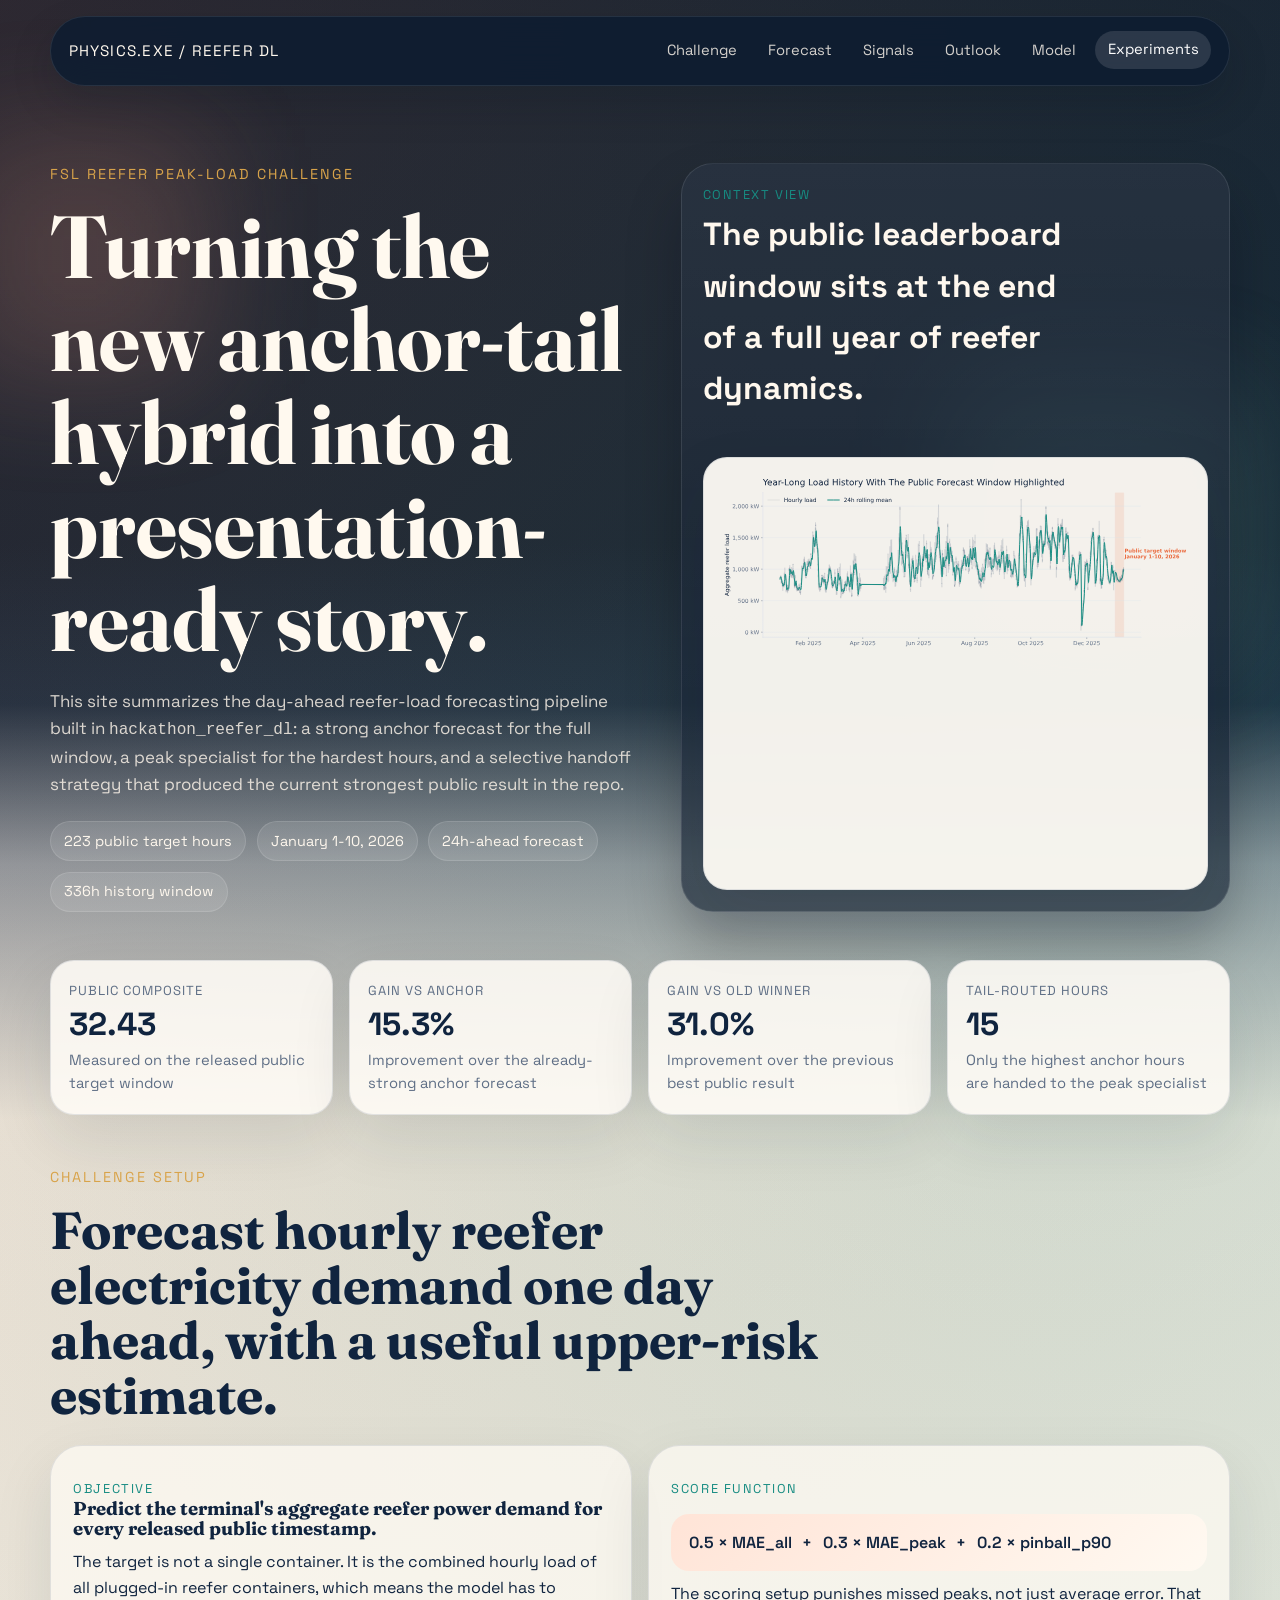
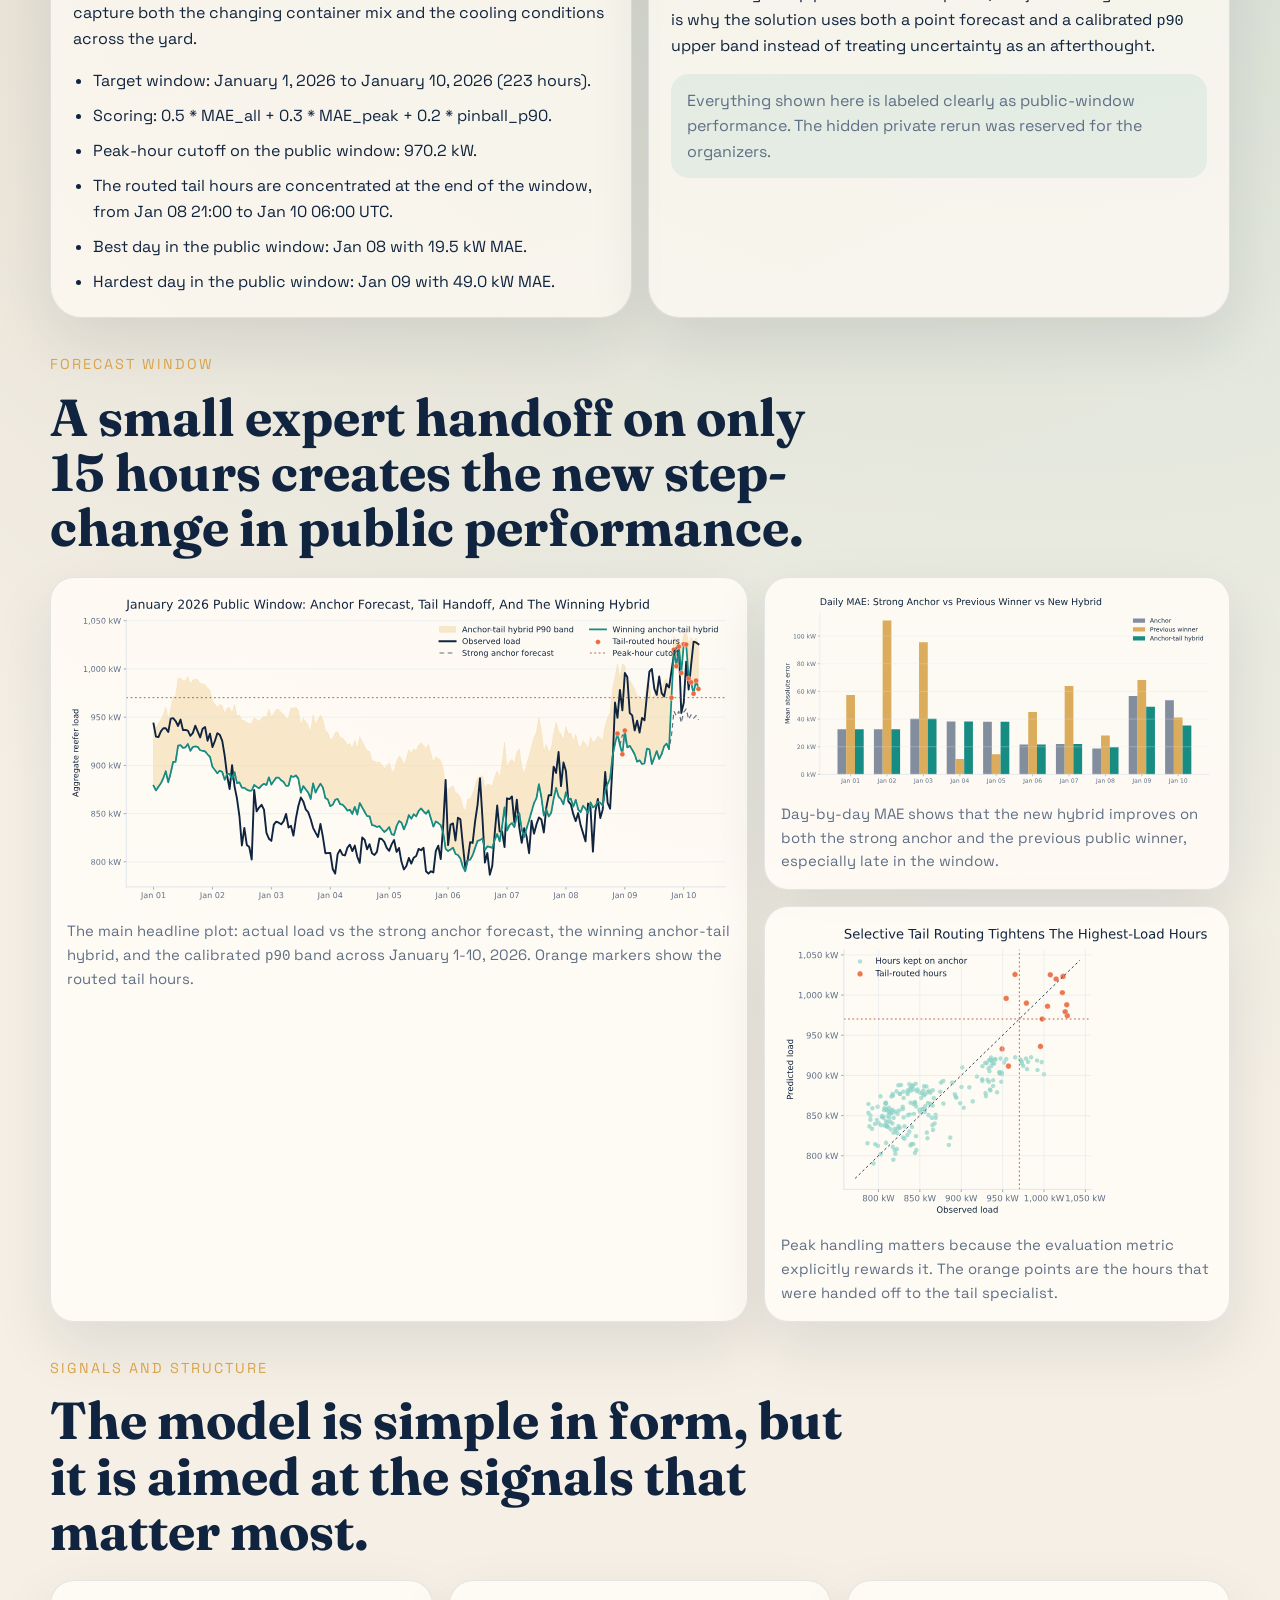
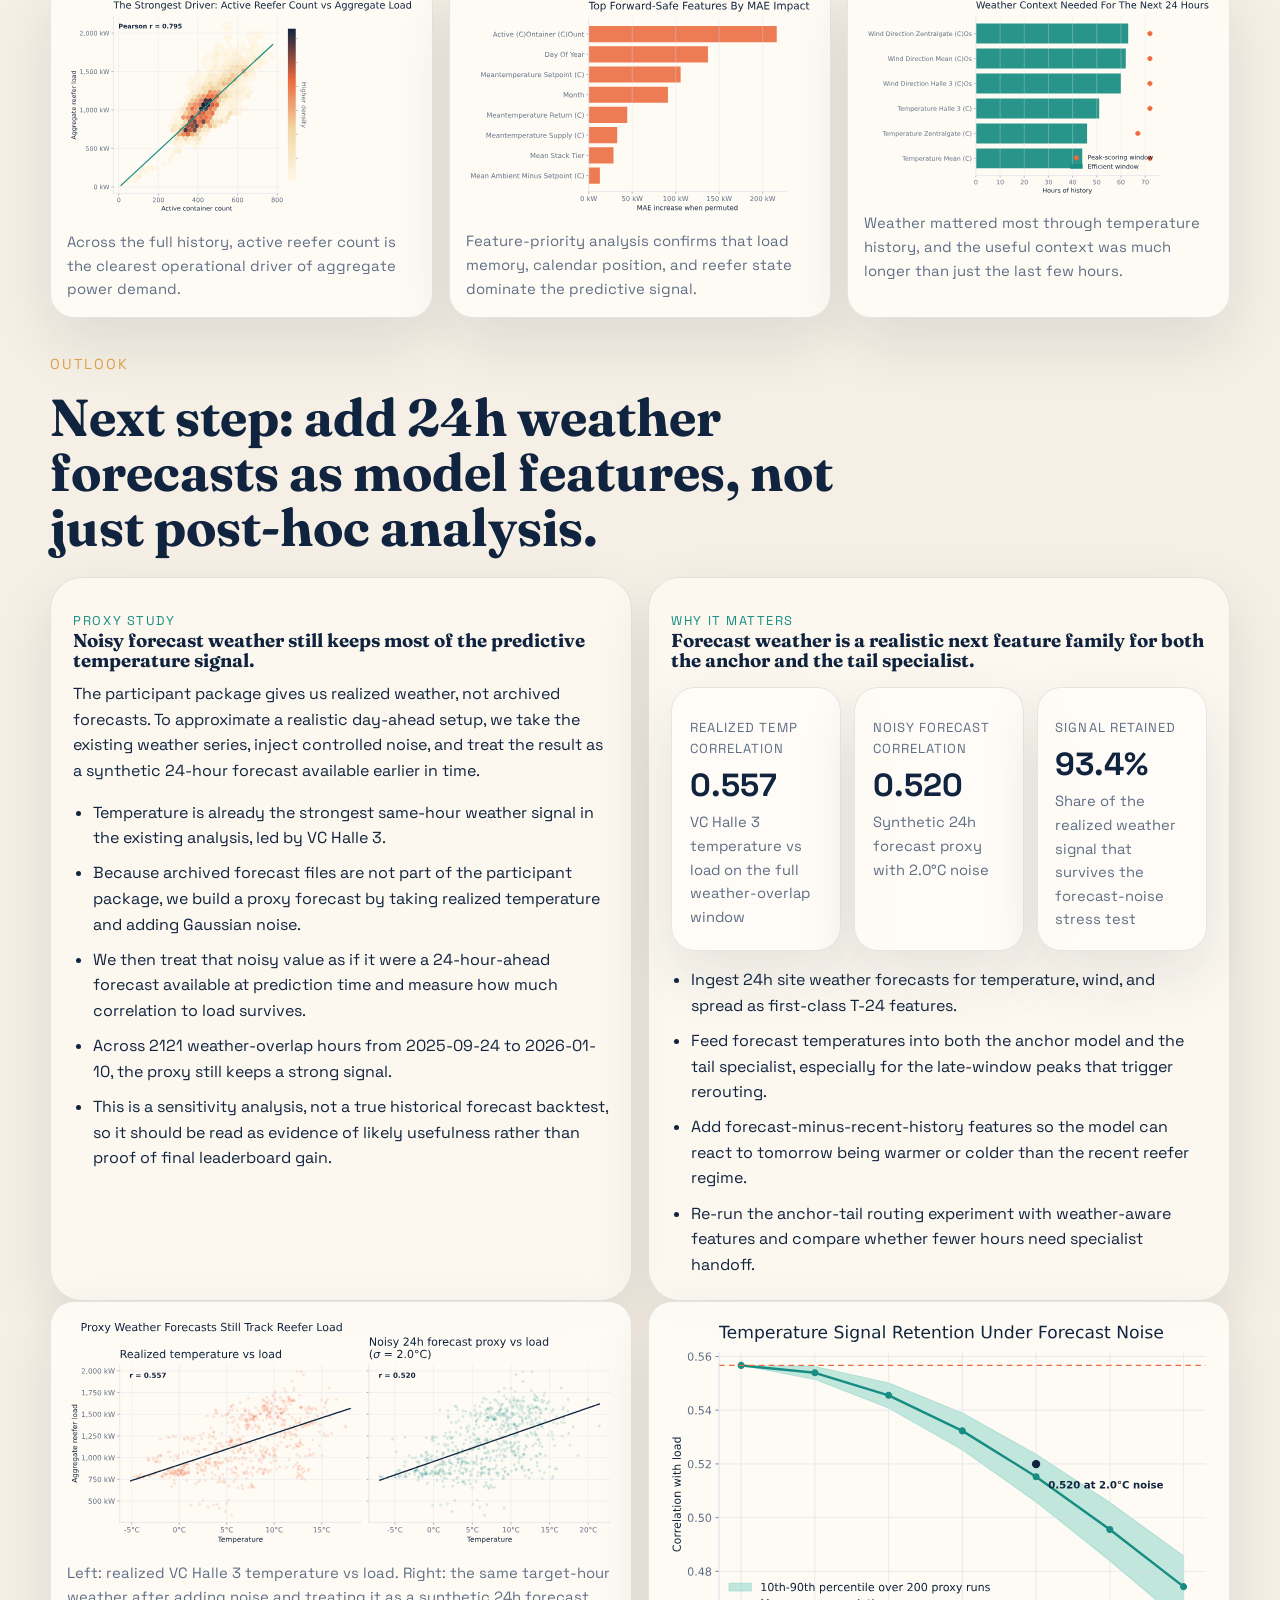
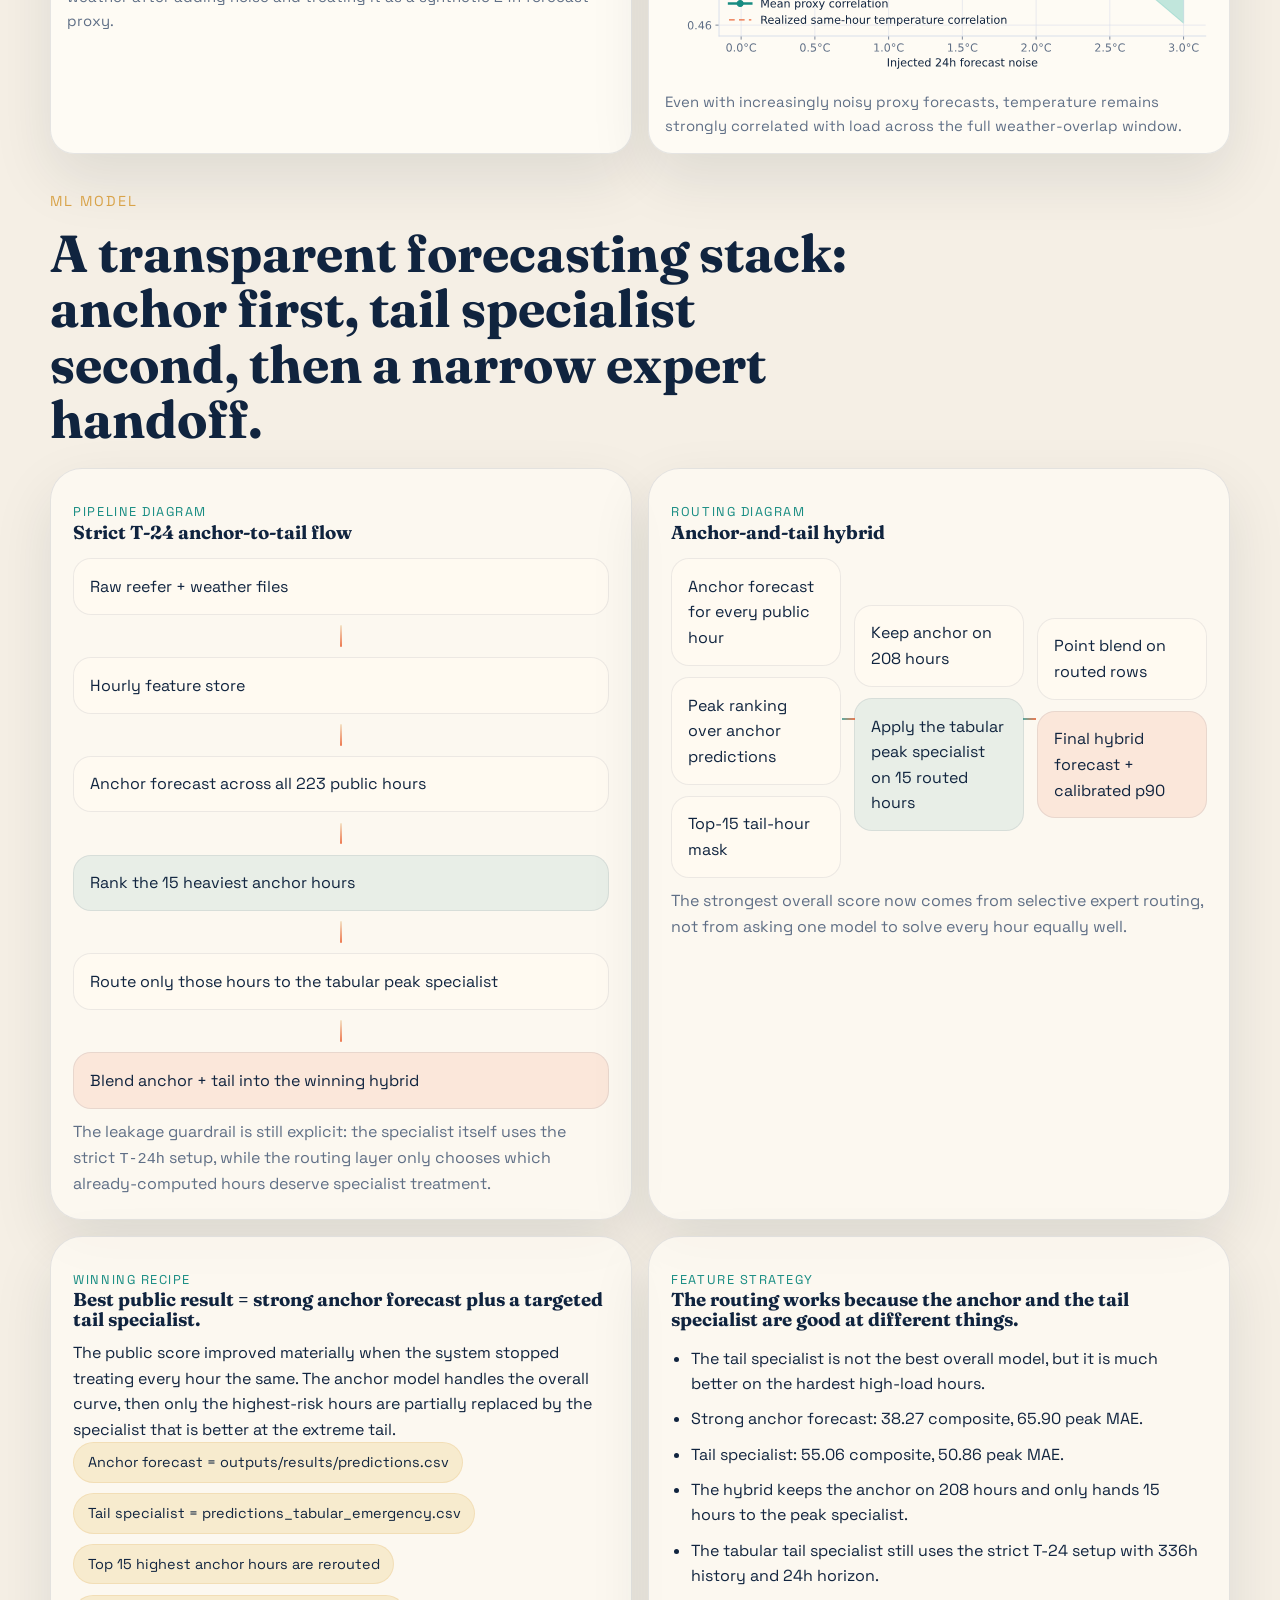
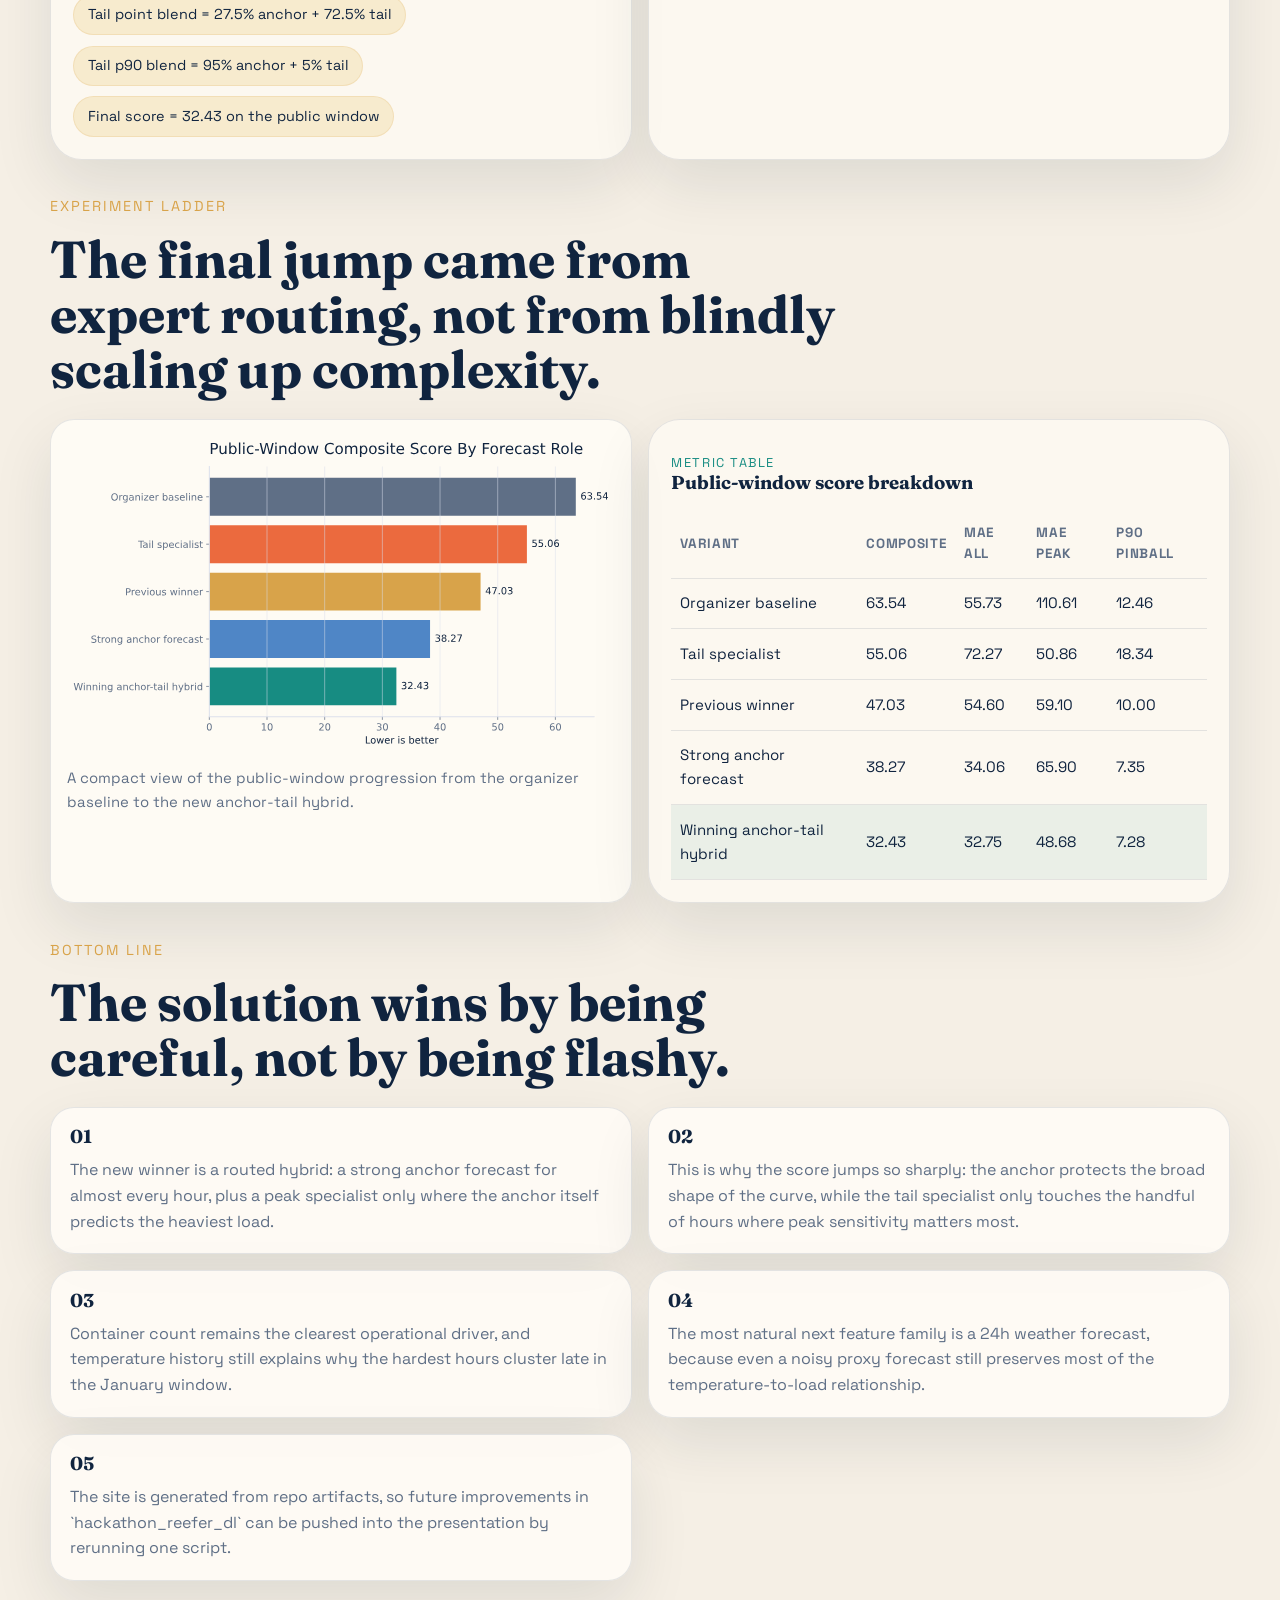
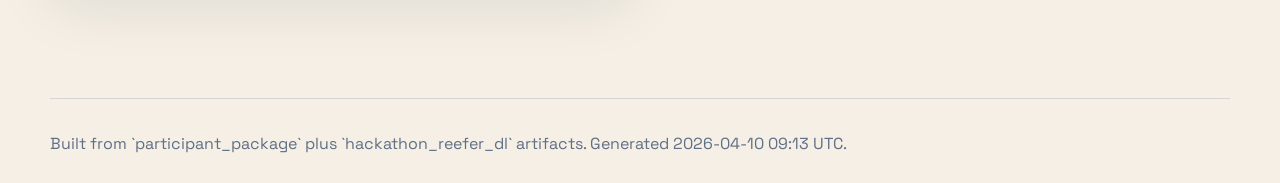
<file: presentation_site/index.html>
<!DOCTYPE html>
<html lang="en">
<head>
  <meta charset="UTF-8">
  <meta name="viewport" content="width=device-width, initial-scale=1.0">
  <title>physics.exe | Reefer Forecast Presentation</title>
  <meta
    name="description"
    content="Presentation website for the physics.exe reefer peak-load forecasting solution in hackathon_reefer_dl."
  >
  <link rel="preconnect" href="https://fonts.googleapis.com">
  <link rel="preconnect" href="https://fonts.gstatic.com" crossorigin>
  <link
    href="https://fonts.googleapis.com/css2?family=Fraunces:opsz,wght@9..144,600;9..144,700&family=Space+Grotesk:wght@400;500;700&display=swap"
    rel="stylesheet"
  >
  <link rel="stylesheet" href="styles.css">
</head>
<body>
  <div class="page-glow page-glow-one"></div>
  <div class="page-glow page-glow-two"></div>

  <header class="site-header">
    <a class="brand" href="#top">physics.exe / reefer dl</a>
    <nav class="site-nav" aria-label="Primary">
      <a href="#challenge">Challenge</a>
      <a href="#forecast">Forecast</a>
      <a href="#signals">Signals</a>
      <a href="#outlook">Outlook</a>
      <a href="#model">Model</a>
      <a href="#experiments">Experiments</a>
    </nav>
  </header>

  <main id="top">
    <section class="hero reveal">
      <div class="hero-copy">
        <p class="eyebrow">FSL Reefer Peak-Load Challenge</p>
        <h1>Turning the new anchor-tail hybrid into a presentation-ready story.</h1>
        <p class="hero-text">
          This site summarizes the day-ahead reefer-load forecasting pipeline built in
          <code>hackathon_reefer_dl</code>: a strong anchor forecast for the full window, a peak specialist for the
          hardest hours, and a selective handoff strategy that produced the current strongest public result in the
          repo.
        </p>
        <div class="chip-row chip-row-hero" id="hero-facts">
          <span class="chip chip-static">223 public target hours</span>
          <span class="chip chip-static">January 1-10, 2026</span>
          <span class="chip chip-static">24h-ahead forecast</span>
          <span class="chip chip-static">336h history window</span>
        </div>
      </div>

      <div class="hero-panel">
        <div class="hero-panel-top">
          <p class="panel-label">Context View</p>
          <h2>The public leaderboard window sits at the end of a full year of reefer dynamics.</h2>
        </div>
        <figure class="plot-card plot-card-hero">
          <img
            src="assets/plots/history_context.svg"
            alt="Historical reefer load series with the January 2026 public forecast window highlighted."
          >
        </figure>
      </div>
    </section>

    <section class="metric-band reveal">
      <div class="metric-grid" id="metric-grid"></div>
    </section>

    <section id="challenge" class="content-section reveal">
      <div class="section-heading">
        <p class="eyebrow">Challenge Setup</p>
        <h2>Forecast hourly reefer electricity demand one day ahead, with a useful upper-risk estimate.</h2>
      </div>

      <div class="two-col-grid">
        <article class="panel">
          <p class="panel-label">Objective</p>
          <h3>Predict the terminal's aggregate reefer power demand for every released public timestamp.</h3>
          <p>
            The target is not a single container. It is the combined hourly load of all plugged-in reefer
            containers, which means the model has to capture both the changing container mix and the cooling
            conditions across the yard.
          </p>
          <ul class="plain-list" id="challenge-facts"></ul>
        </article>

        <article class="panel">
          <p class="panel-label">Score Function</p>
          <div class="formula-card">
            <span>0.5 × MAE_all</span>
            <span>+</span>
            <span>0.3 × MAE_peak</span>
            <span>+</span>
            <span>0.2 × pinball_p90</span>
          </div>
          <p>
            The scoring setup punishes missed peaks, not just average error. That is why the solution uses both a
            point forecast and a calibrated <code>p90</code> upper band instead of treating uncertainty as an
            afterthought.
          </p>
          <div class="small-note">
            Everything shown here is labeled clearly as public-window performance. The hidden private rerun was
            reserved for the organizers.
          </div>
        </article>
      </div>
    </section>

    <section id="forecast" class="content-section reveal">
      <div class="section-heading">
        <p class="eyebrow">Forecast Window</p>
        <h2>A small expert handoff on only 15 hours creates the new step-change in public performance.</h2>
      </div>

      <div class="forecast-grid">
        <figure class="plot-card plot-card-wide">
          <img
            src="assets/plots/january_forecast.svg"
            alt="Public January 2026 forecast chart with actual load, strong anchor forecast, winning anchor-tail hybrid, and p90 band."
          >
          <figcaption>
            The main headline plot: actual load vs the strong anchor forecast, the winning anchor-tail hybrid, and the
            calibrated <code>p90</code> band across January 1-10, 2026. Orange markers show the routed tail hours.
          </figcaption>
        </figure>

        <figure class="plot-card">
          <img
            src="assets/plots/daily_mae.svg"
            alt="Daily mean absolute error across the public window comparing the anchor forecast, the previous winner, and the new hybrid."
          >
          <figcaption>
            Day-by-day MAE shows that the new hybrid improves on both the strong anchor and the previous public winner,
            especially late in the window.
          </figcaption>
        </figure>

        <figure class="plot-card">
          <img
            src="assets/plots/peak_scatter.svg"
            alt="Scatter plot of actual versus predicted load for the winning anchor-tail hybrid with routed hours highlighted."
          >
          <figcaption>
            Peak handling matters because the evaluation metric explicitly rewards it. The orange points are the hours
            that were handed off to the tail specialist.
          </figcaption>
        </figure>
      </div>
    </section>

    <section id="signals" class="content-section reveal">
      <div class="section-heading">
        <p class="eyebrow">Signals And Structure</p>
        <h2>The model is simple in form, but it is aimed at the signals that matter most.</h2>
      </div>

      <div class="signals-grid">
        <figure class="plot-card">
          <img
            src="assets/plots/active_count_scatter.svg"
            alt="Scatter density showing active container count versus aggregate reefer load."
          >
          <figcaption>
            Across the full history, active reefer count is the clearest operational driver of aggregate power demand.
          </figcaption>
        </figure>

        <figure class="plot-card">
          <img
            src="assets/plots/feature_importance.svg"
            alt="Horizontal bar chart of the most important forward-safe features by MAE impact."
          >
          <figcaption>
            Feature-priority analysis confirms that load memory, calendar position, and reefer state dominate the
            predictive signal.
          </figcaption>
        </figure>

        <figure class="plot-card">
          <img
            src="assets/plots/weather_windows.svg"
            alt="Horizontal bar chart of efficient and peak weather history window lengths."
          >
          <figcaption>
            Weather mattered most through temperature history, and the useful context was much longer than just the
            last few hours.
          </figcaption>
        </figure>
      </div>
    </section>

    <section id="outlook" class="content-section reveal">
      <div class="section-heading">
        <p class="eyebrow">Outlook</p>
        <h2>Next step: add 24h weather forecasts as model features, not just post-hoc analysis.</h2>
      </div>

      <div class="two-col-grid">
        <article class="panel">
          <p class="panel-label">Proxy Study</p>
          <h3>Noisy forecast weather still keeps most of the predictive temperature signal.</h3>
          <p>
            The participant package gives us realized weather, not archived forecasts. To approximate a realistic
            day-ahead setup, we take the existing weather series, inject controlled noise, and treat the result as a
            synthetic 24-hour forecast available earlier in time.
          </p>
          <ul class="plain-list" id="outlook-points"></ul>
        </article>

        <article class="panel">
          <p class="panel-label">Why It Matters</p>
          <h3>Forecast weather is a realistic next feature family for both the anchor and the tail specialist.</h3>
          <div class="outlook-metric-grid" id="outlook-metrics"></div>
          <ul class="plain-list" id="outlook-steps"></ul>
        </article>
      </div>

      <div class="two-col-grid">
        <figure class="plot-card">
          <img
            src="assets/plots/forecast_weather_proxy_scatter.svg"
            alt="Side-by-side comparison of realized temperature versus load and noisy forecast-proxy temperature versus load."
          >
          <figcaption>
            Left: realized VC Halle 3 temperature vs load. Right: the same target-hour weather after adding noise and
            treating it as a synthetic 24h forecast proxy.
          </figcaption>
        </figure>

        <figure class="plot-card">
          <img
            src="assets/plots/forecast_weather_proxy_noise_sweep.svg"
            alt="Line chart showing how temperature correlation with load changes as more forecast noise is added."
          >
          <figcaption>
            Even with increasingly noisy proxy forecasts, temperature remains strongly correlated with load across the
            full weather-overlap window.
          </figcaption>
        </figure>
      </div>
    </section>

    <section id="model" class="content-section reveal">
      <div class="section-heading">
        <p class="eyebrow">ML Model</p>
        <h2>A transparent forecasting stack: anchor first, tail specialist second, then a narrow expert handoff.</h2>
      </div>

      <div class="two-col-grid diagrams-grid">
        <article class="panel panel-diagram">
          <p class="panel-label">Pipeline Diagram</p>
          <h3>Strict T-24 anchor-to-tail flow</h3>
          <div class="flow-diagram">
            <div class="flow-node">Raw reefer + weather files</div>
            <div class="flow-arrow"></div>
            <div class="flow-node">Hourly feature store</div>
            <div class="flow-arrow"></div>
            <div class="flow-node">Anchor forecast across all 223 public hours</div>
            <div class="flow-arrow"></div>
            <div class="flow-node flow-node-accent">Rank the 15 heaviest anchor hours</div>
            <div class="flow-arrow"></div>
            <div class="flow-node">Route only those hours to the tabular peak specialist</div>
            <div class="flow-arrow"></div>
            <div class="flow-node flow-node-highlight">Blend anchor + tail into the winning hybrid</div>
          </div>
          <p class="diagram-note">
            The leakage guardrail is still explicit: the specialist itself uses the strict <code>T-24h</code> setup,
            while the routing layer only chooses which already-computed hours deserve specialist treatment.
          </p>
        </article>

        <article class="panel panel-diagram">
          <p class="panel-label">Routing Diagram</p>
          <h3>Anchor-and-tail hybrid</h3>
          <div class="network-diagram">
            <div class="input-stack">
              <div class="network-node">Anchor forecast for every public hour</div>
              <div class="network-node">Peak ranking over anchor predictions</div>
              <div class="network-node">Top-15 tail-hour mask</div>
            </div>
            <div class="network-core">
              <div class="network-branch">Keep anchor on 208 hours</div>
              <div class="network-branch network-branch-accent">Apply the tabular peak specialist on 15 routed hours</div>
            </div>
            <div class="output-stack">
              <div class="network-node">Point blend on routed rows</div>
              <div class="network-node network-node-highlight">Final hybrid forecast + calibrated p90</div>
            </div>
          </div>
          <p class="diagram-note">
            The strongest overall score now comes from selective expert routing, not from asking one model to solve
            every hour equally well.
          </p>
        </article>
      </div>

      <div class="detail-grid">
        <article class="panel detail-panel">
          <p class="panel-label">Winning Recipe</p>
          <h3>Best public result = strong anchor forecast plus a targeted tail specialist.</h3>
          <p>
            The public score improved materially when the system stopped treating every hour the same. The anchor model
            handles the overall curve, then only the highest-risk hours are partially replaced by the specialist that is
            better at the extreme tail.
          </p>
          <div class="chip-row" id="blend-chips"></div>
        </article>

        <article class="panel detail-panel">
          <p class="panel-label">Feature Strategy</p>
          <h3>The routing works because the anchor and the tail specialist are good at different things.</h3>
          <ul class="plain-list" id="feature-notes"></ul>
        </article>
      </div>
    </section>

    <section id="experiments" class="content-section reveal">
      <div class="section-heading">
        <p class="eyebrow">Experiment Ladder</p>
        <h2>The final jump came from expert routing, not from blindly scaling up complexity.</h2>
      </div>

      <div class="two-col-grid experiments-grid">
        <figure class="plot-card">
          <img
            src="assets/plots/model_ladder.svg"
            alt="Horizontal bar chart comparing public composite scores across forecast roles and variants."
          >
          <figcaption>
            A compact view of the public-window progression from the organizer baseline to the new anchor-tail hybrid.
          </figcaption>
        </figure>

        <article class="panel table-panel">
          <p class="panel-label">Metric Table</p>
          <h3>Public-window score breakdown</h3>
          <div class="table-wrap">
            <table class="metrics-table">
              <thead>
                <tr>
                  <th>Variant</th>
                  <th>Composite</th>
                  <th>MAE all</th>
                  <th>MAE peak</th>
                  <th>P90 pinball</th>
                </tr>
              </thead>
              <tbody id="experiment-table-body"></tbody>
            </table>
          </div>
        </article>
      </div>
    </section>

    <section class="content-section reveal">
      <div class="section-heading">
        <p class="eyebrow">Bottom Line</p>
        <h2>The solution wins by being careful, not by being flashy.</h2>
      </div>

      <div class="takeaway-grid" id="takeaways"></div>
    </section>
  </main>

  <footer class="site-footer">
    <p>Built from `participant_package` plus `hackathon_reefer_dl` artifacts. <span id="generated-at"></span></p>
  </footer>

  <script src="assets/data/presentation-data.js"></script>
  <script src="script.js"></script>
</body>
</html>
</file>
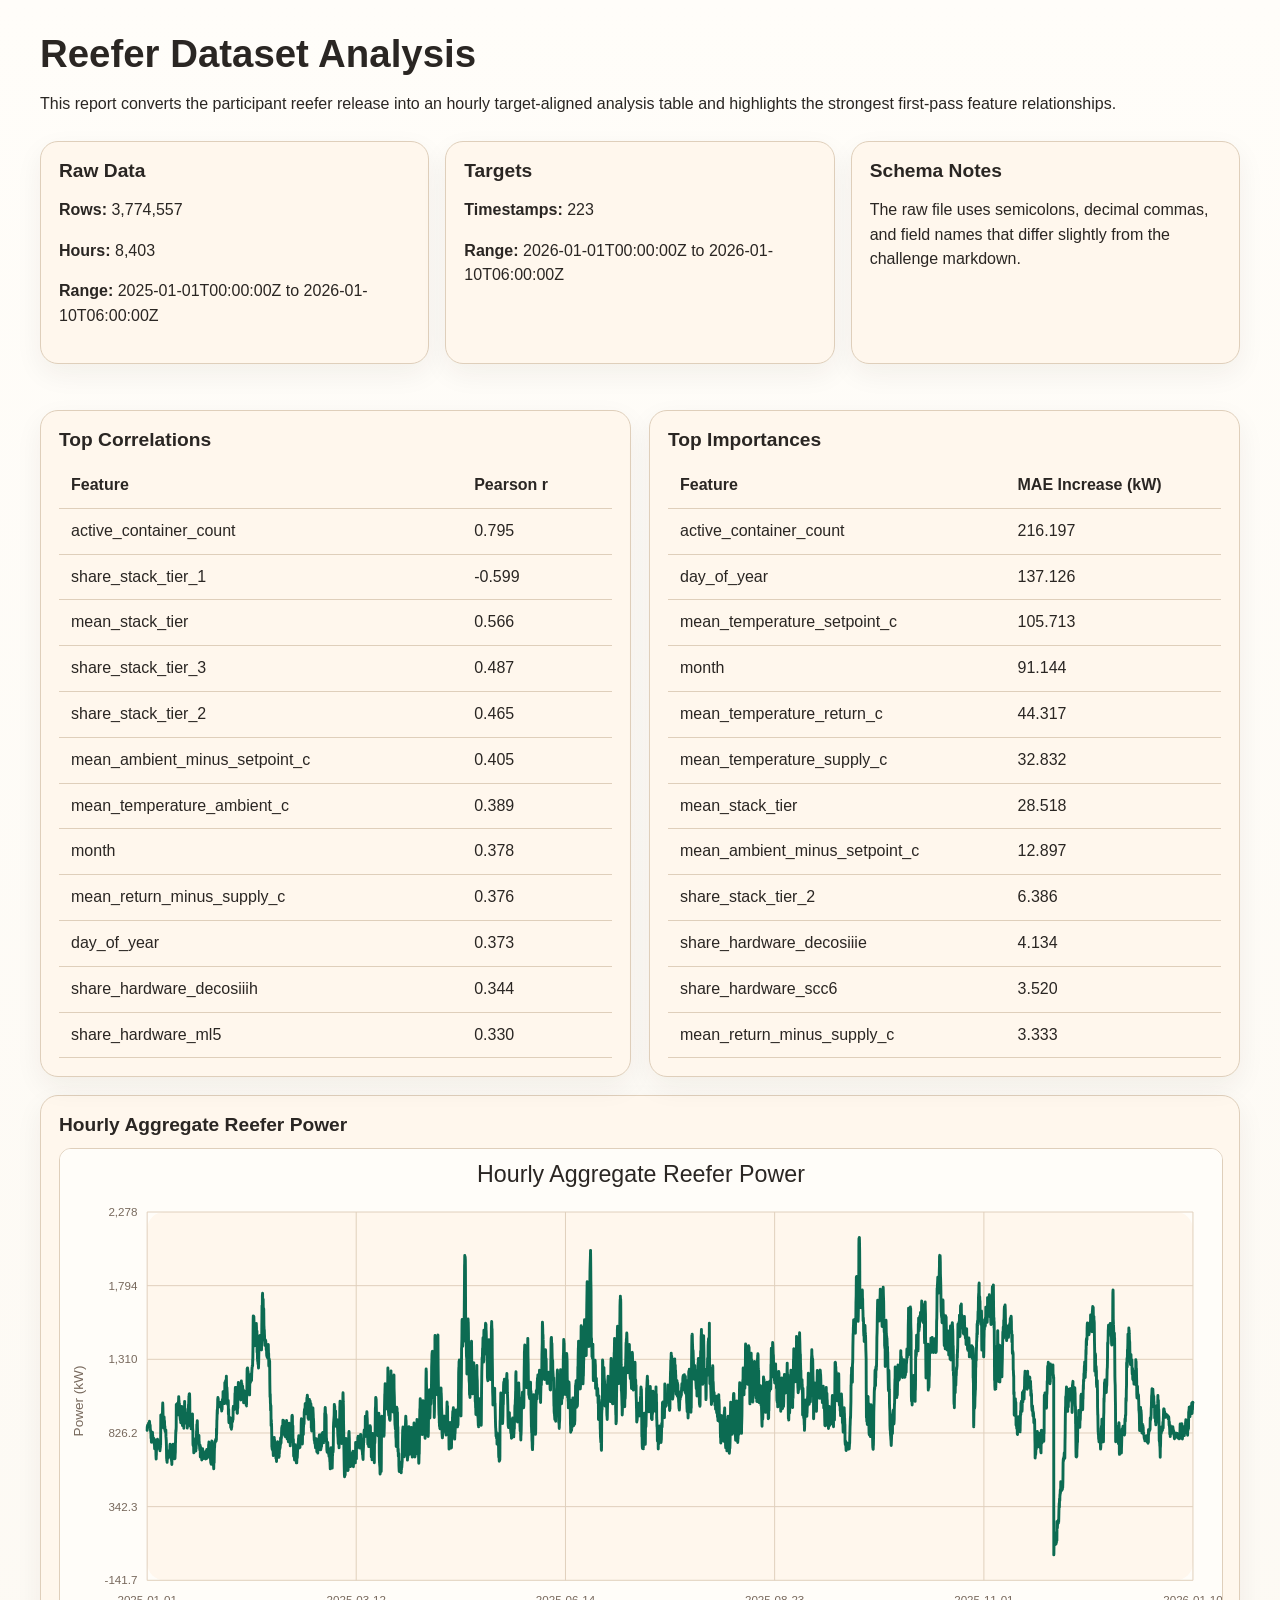
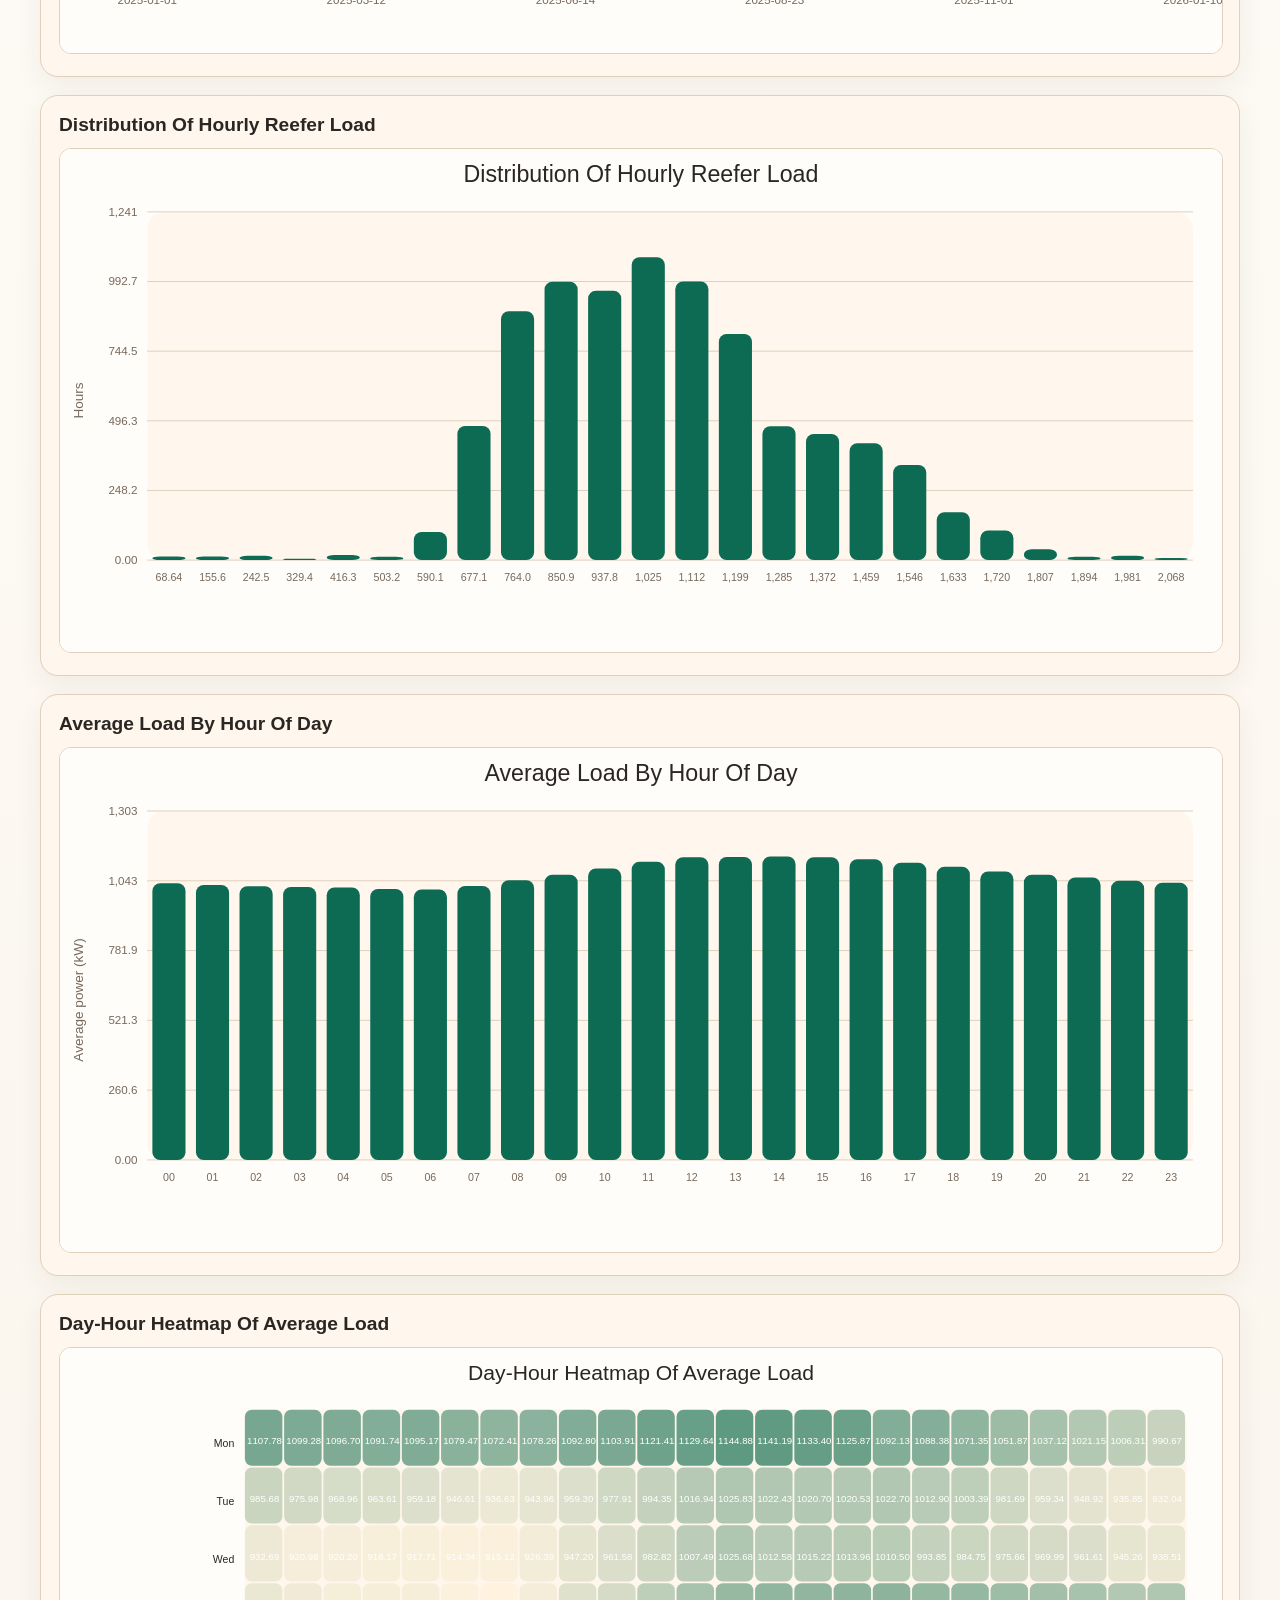
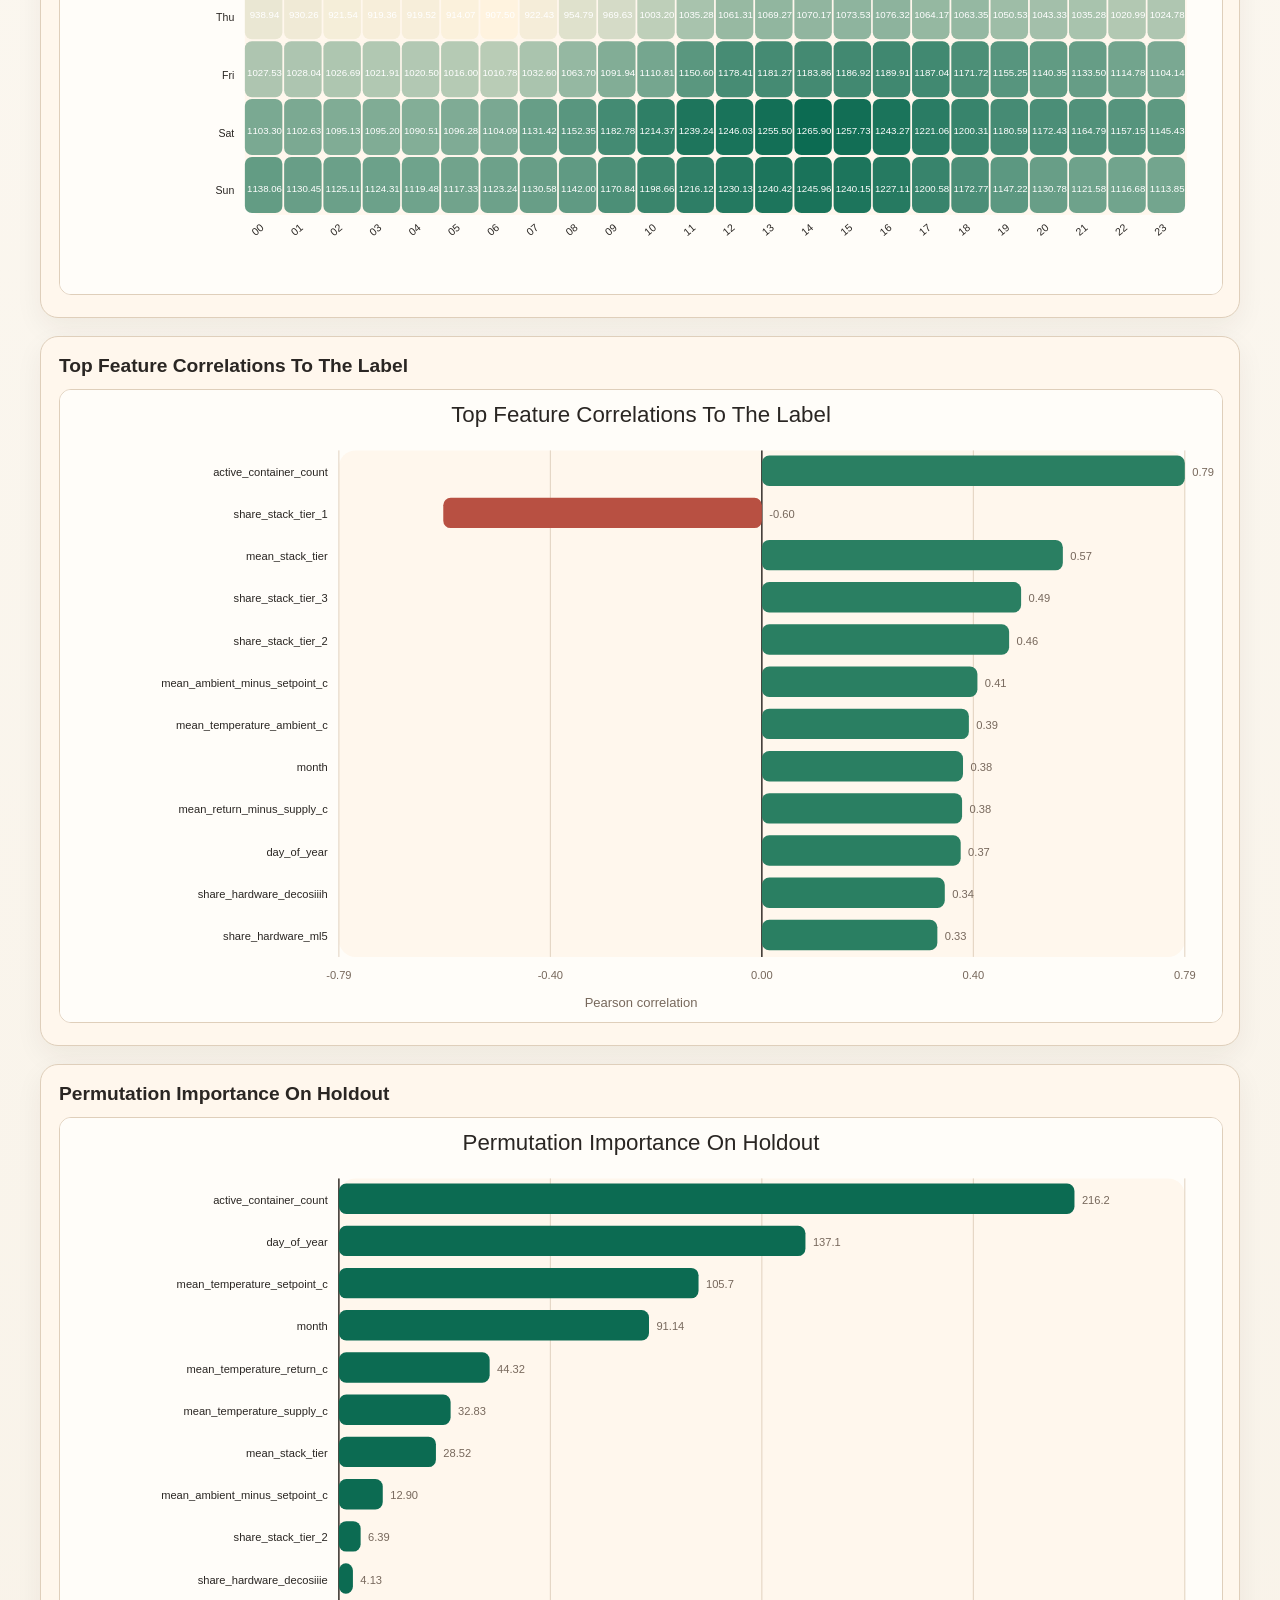
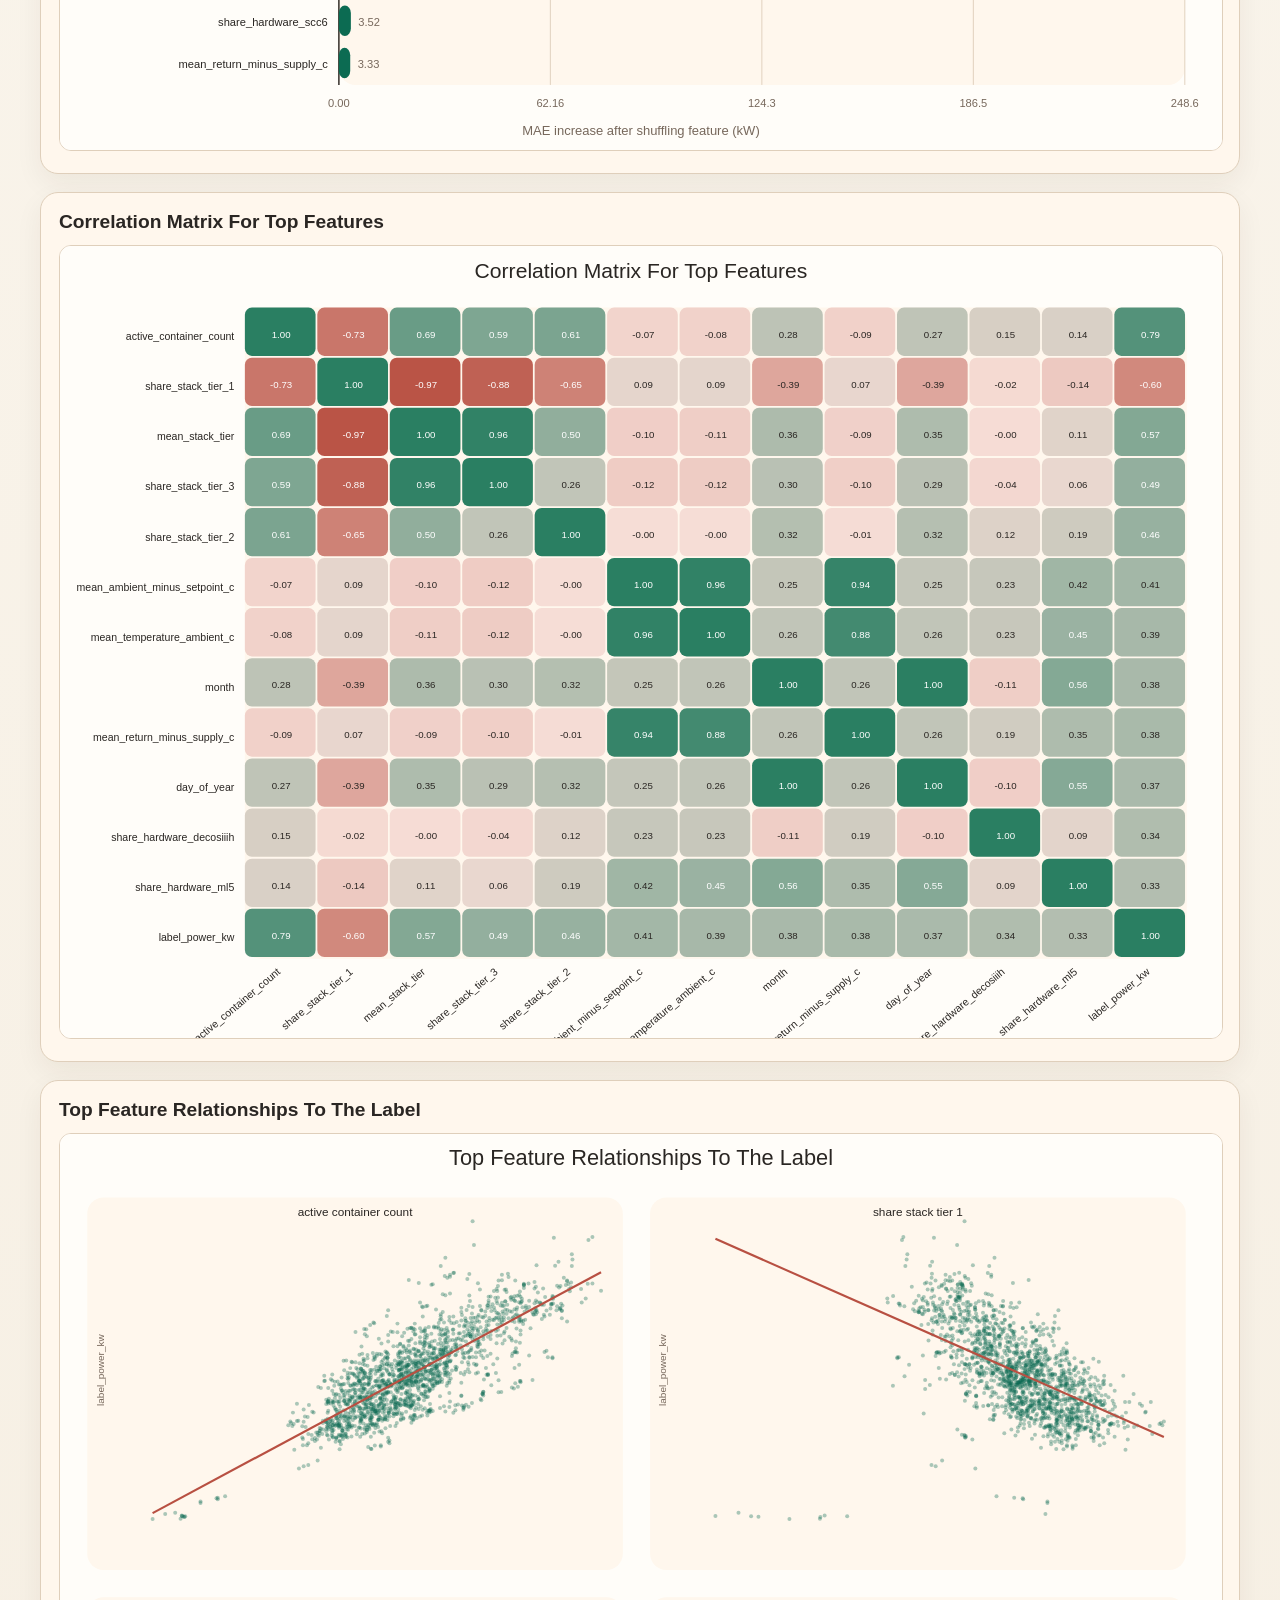
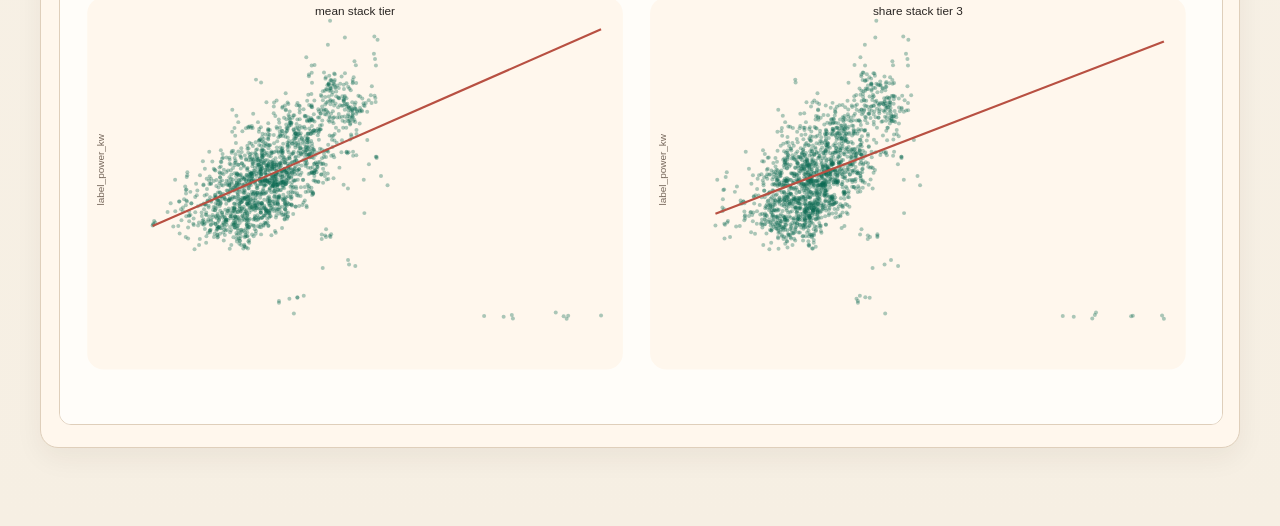
<file: outputs/dataset_analysis/report.html>
<!DOCTYPE html>
<html lang="en">
<head>
  <meta charset="utf-8" />
  <meta name="viewport" content="width=device-width, initial-scale=1" />
  <title>Reefer Dataset Analysis</title>
  <style>
    body { margin: 0; background: linear-gradient(180deg, #fffdf9 0%, #f6efe3 100%); color: #2a2623; font-family: "Segoe UI", Arial, sans-serif; }
    main { max-width: 1200px; margin: 0 auto; padding: 32px 24px 60px; }
    h1 { margin: 0 0 8px; font-size: 2.4rem; }
    h2 { margin: 0 0 12px; font-size: 1.2rem; }
    p, td, th { line-height: 1.55; }
    .grid { display: grid; grid-template-columns: repeat(auto-fit, minmax(250px, 1fr)); gap: 16px; margin: 24px 0 28px; }
    .card { background: #fff7ed; border: 1px solid #dfcfbb; border-radius: 18px; padding: 18px; box-shadow: 0 10px 28px rgba(48, 36, 20, 0.06); margin-bottom: 18px; }
    .tables { display: grid; grid-template-columns: repeat(auto-fit, minmax(320px, 1fr)); gap: 18px; }
    table { width: 100%; border-collapse: collapse; }
    th, td { padding: 10px 12px; border-bottom: 1px solid #dfcfbb; text-align: left; }
    img { width: 100%; border-radius: 12px; border: 1px solid #dfcfbb; background: white; }
  </style>
</head>
<body>
  <main>
    <h1>Reefer Dataset Analysis</h1>
    <p>This report converts the participant reefer release into an hourly target-aligned analysis table and highlights the strongest first-pass feature relationships.</p>
    <div class="grid">
      <section class="card"><h2>Raw Data</h2><p><strong>Rows:</strong> 3,774,557</p><p><strong>Hours:</strong> 8,403</p><p><strong>Range:</strong> 2025-01-01T00:00:00Z to 2026-01-10T06:00:00Z</p></section>
      <section class="card"><h2>Targets</h2><p><strong>Timestamps:</strong> 223</p><p><strong>Range:</strong> 2026-01-01T00:00:00Z to 2026-01-10T06:00:00Z</p></section>
      <section class="card"><h2>Schema Notes</h2><p>The raw file uses semicolons, decimal commas, and field names that differ slightly from the challenge markdown.</p></section>
    </div>
    <section class="tables">
      <div class="card"><h2>Top Correlations</h2><table><thead><tr><th>Feature</th><th>Pearson r</th></tr></thead><tbody><tr><td>active_container_count</td><td>0.795</td></tr>
<tr><td>share_stack_tier_1</td><td>-0.599</td></tr>
<tr><td>mean_stack_tier</td><td>0.566</td></tr>
<tr><td>share_stack_tier_3</td><td>0.487</td></tr>
<tr><td>share_stack_tier_2</td><td>0.465</td></tr>
<tr><td>mean_ambient_minus_setpoint_c</td><td>0.405</td></tr>
<tr><td>mean_temperature_ambient_c</td><td>0.389</td></tr>
<tr><td>month</td><td>0.378</td></tr>
<tr><td>mean_return_minus_supply_c</td><td>0.376</td></tr>
<tr><td>day_of_year</td><td>0.373</td></tr>
<tr><td>share_hardware_decosiiih</td><td>0.344</td></tr>
<tr><td>share_hardware_ml5</td><td>0.330</td></tr></tbody></table></div>
      <div class="card"><h2>Top Importances</h2><table><thead><tr><th>Feature</th><th>MAE Increase (kW)</th></tr></thead><tbody><tr><td>active_container_count</td><td>216.197</td></tr>
<tr><td>day_of_year</td><td>137.126</td></tr>
<tr><td>mean_temperature_setpoint_c</td><td>105.713</td></tr>
<tr><td>month</td><td>91.144</td></tr>
<tr><td>mean_temperature_return_c</td><td>44.317</td></tr>
<tr><td>mean_temperature_supply_c</td><td>32.832</td></tr>
<tr><td>mean_stack_tier</td><td>28.518</td></tr>
<tr><td>mean_ambient_minus_setpoint_c</td><td>12.897</td></tr>
<tr><td>share_stack_tier_2</td><td>6.386</td></tr>
<tr><td>share_hardware_decosiiie</td><td>4.134</td></tr>
<tr><td>share_hardware_scc6</td><td>3.520</td></tr>
<tr><td>mean_return_minus_supply_c</td><td>3.333</td></tr></tbody></table></div>
    </section>
    <section class="card"><h2>Hourly Aggregate Reefer Power</h2><img src="label_timeseries.svg" alt="Hourly Aggregate Reefer Power" /></section>
<section class="card"><h2>Distribution Of Hourly Reefer Load</h2><img src="label_distribution.svg" alt="Distribution Of Hourly Reefer Load" /></section>
<section class="card"><h2>Average Load By Hour Of Day</h2><img src="hour_of_day_profile.svg" alt="Average Load By Hour Of Day" /></section>
<section class="card"><h2>Day-Hour Heatmap Of Average Load</h2><img src="day_hour_heatmap.svg" alt="Day-Hour Heatmap Of Average Load" /></section>
<section class="card"><h2>Top Feature Correlations To The Label</h2><img src="feature_label_correlations.svg" alt="Top Feature Correlations To The Label" /></section>
<section class="card"><h2>Permutation Importance On Holdout</h2><img src="feature_importance.svg" alt="Permutation Importance On Holdout" /></section>
<section class="card"><h2>Correlation Matrix For Top Features</h2><img src="feature_correlation_heatmap.svg" alt="Correlation Matrix For Top Features" /></section>
<section class="card"><h2>Top Feature Relationships To The Label</h2><img src="top_feature_relationships.svg" alt="Top Feature Relationships To The Label" /></section>
  </main>
</body>
</html>
</file>
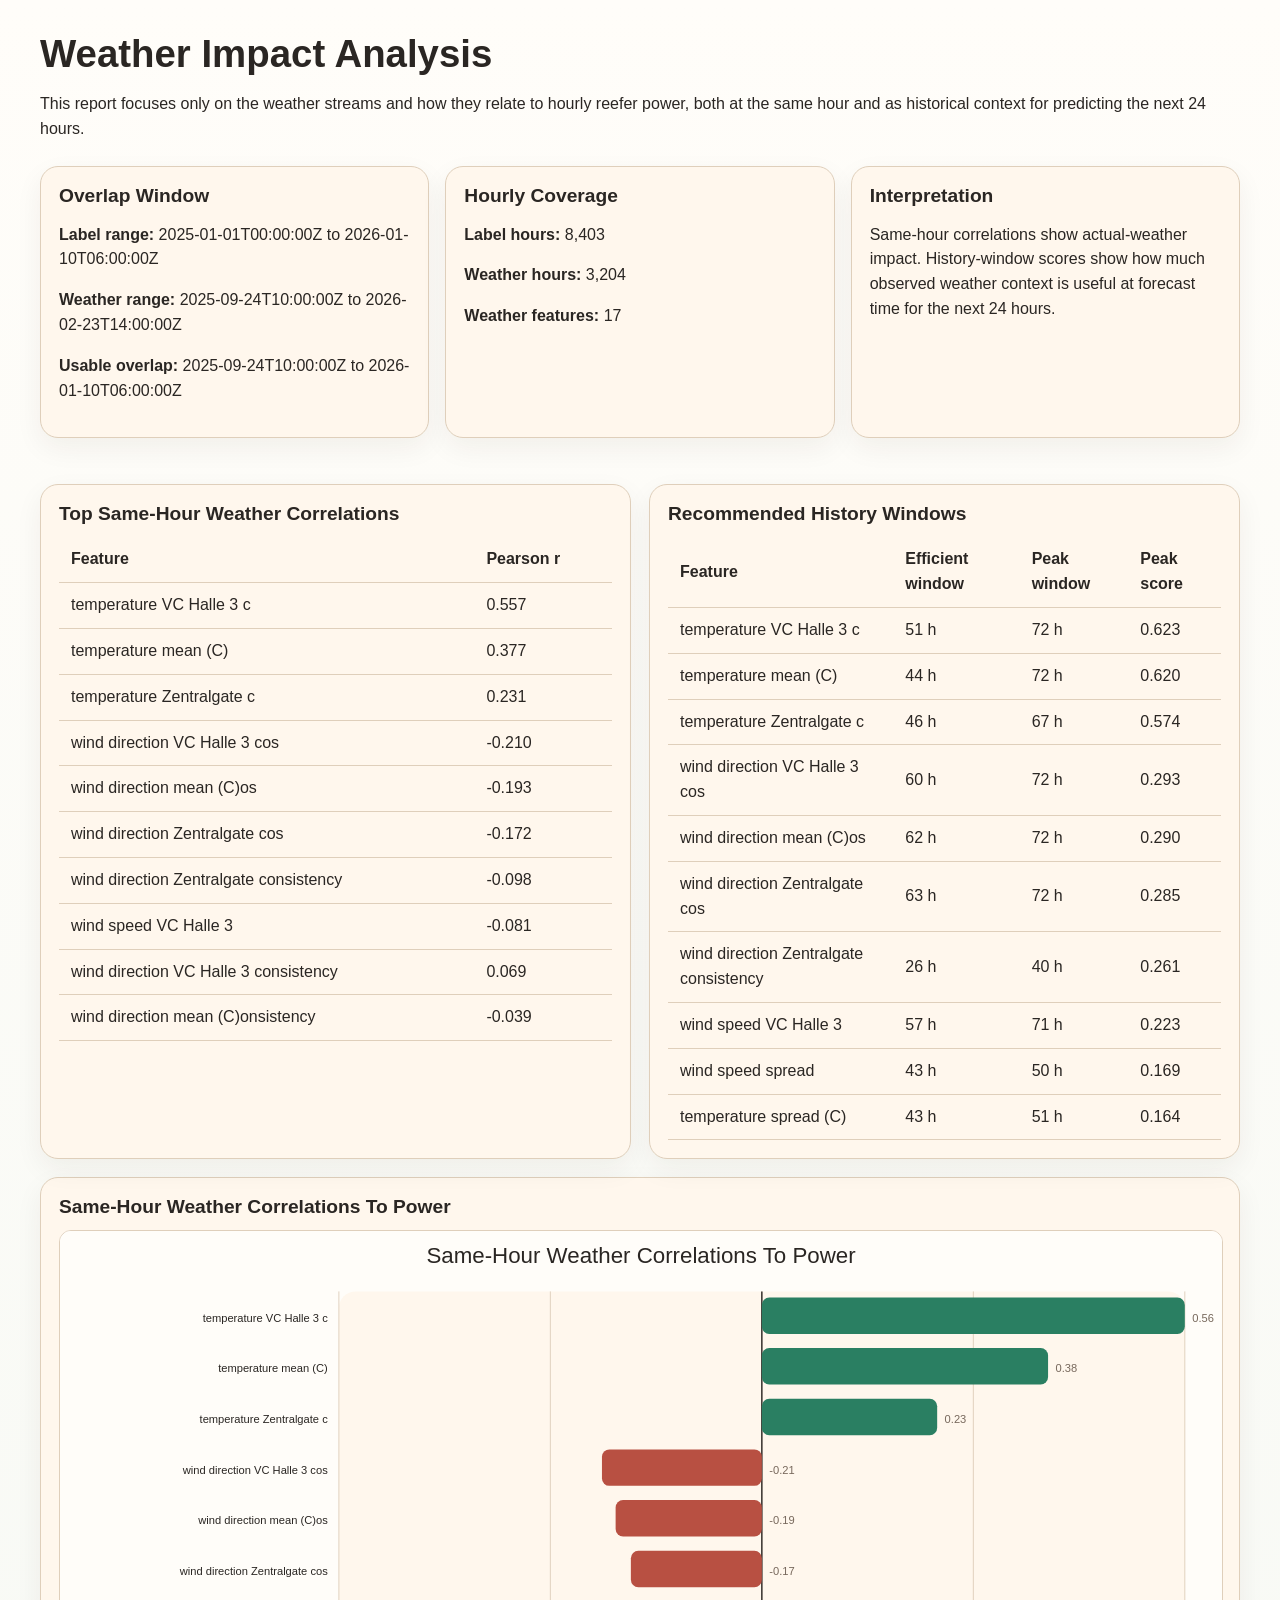
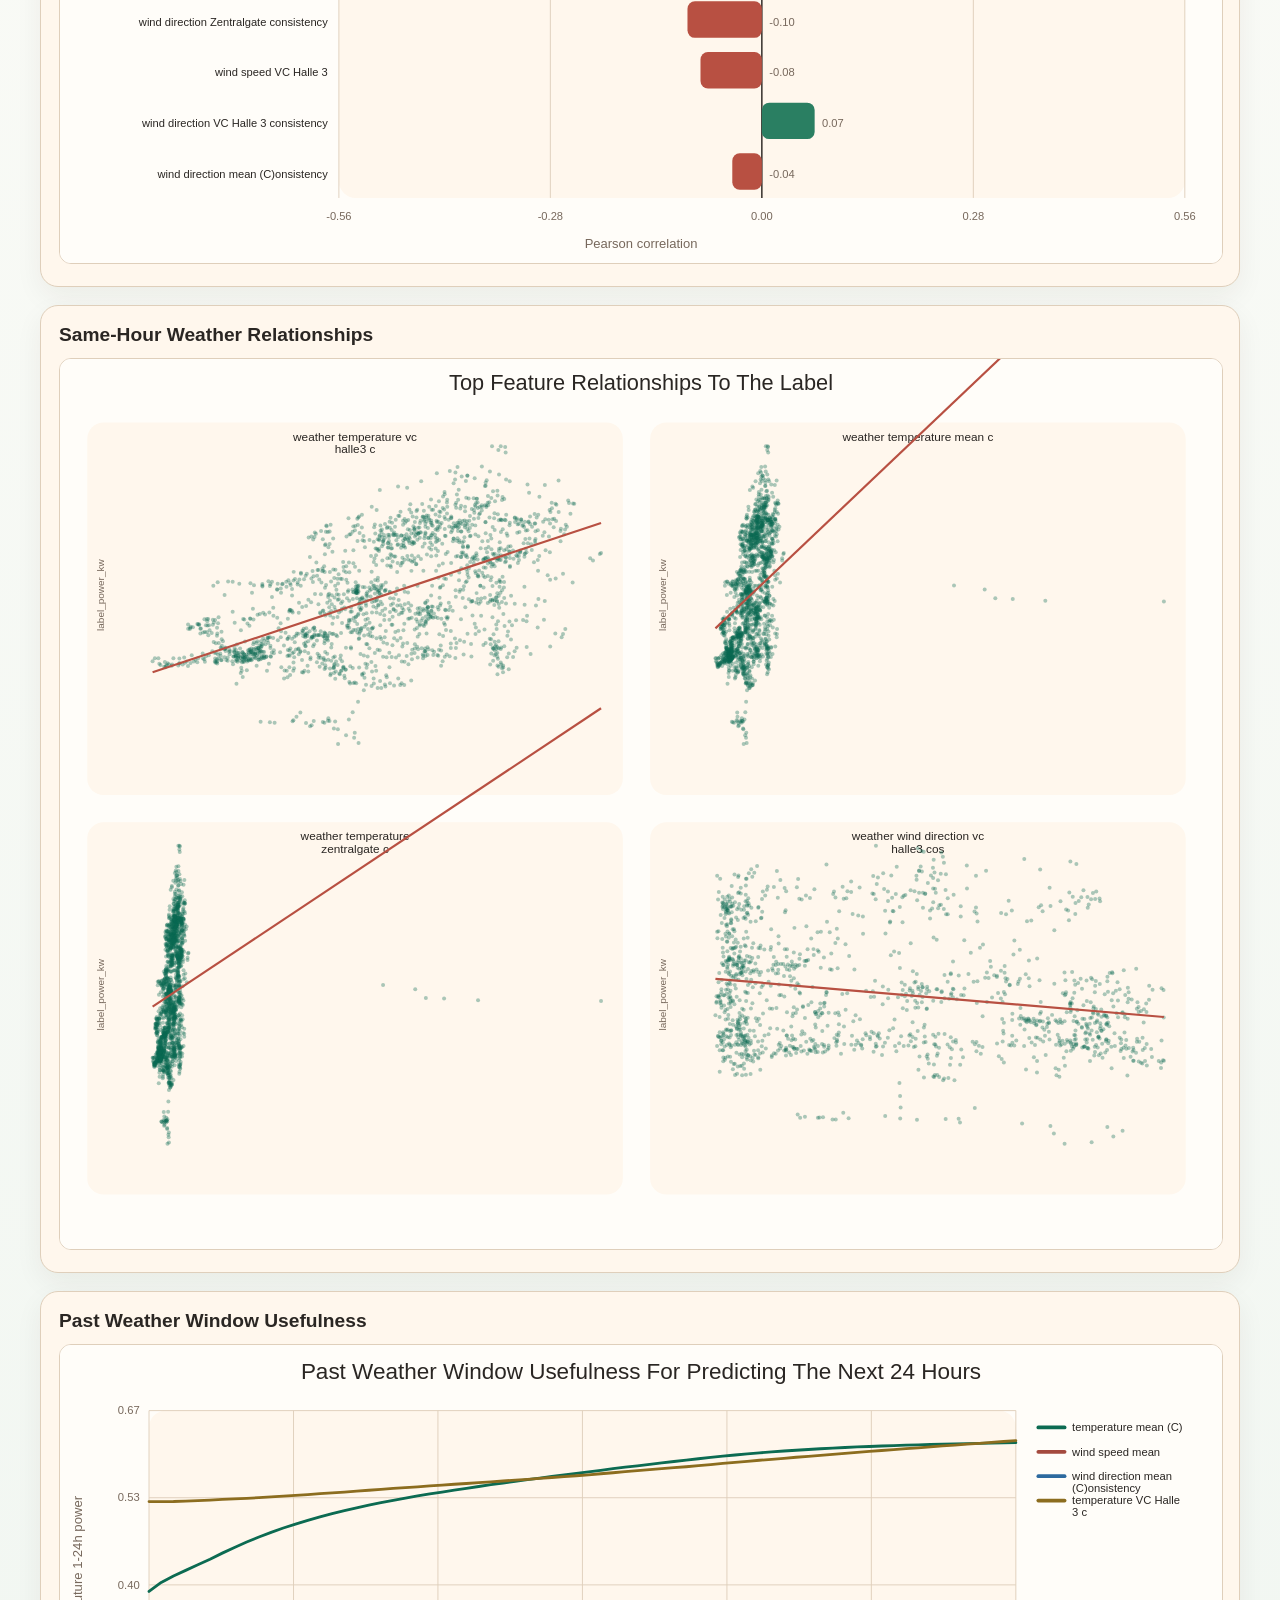
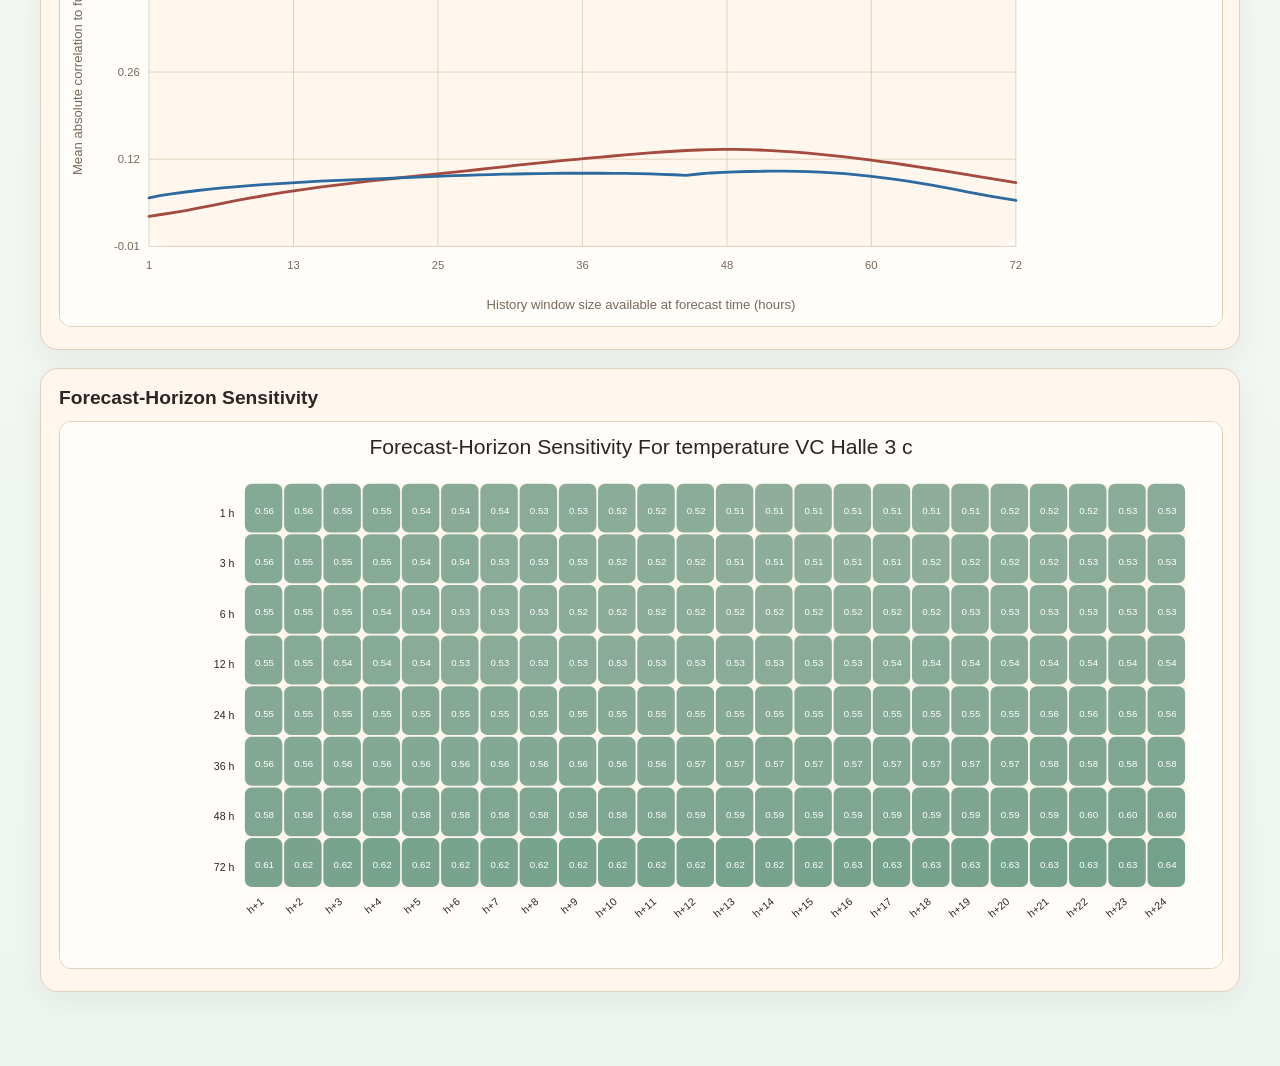
<file: outputs/weather_analysis/report.html>
<!DOCTYPE html>
<html lang="en">
<head>
  <meta charset="utf-8" />
  <meta name="viewport" content="width=device-width, initial-scale=1" />
  <title>Weather Impact Analysis</title>
  <style>
    body { margin: 0; background: linear-gradient(180deg, #fffdf9 0%, #eef5f0 100%); color: #2a2623; font-family: "Segoe UI", Arial, sans-serif; }
    main { max-width: 1200px; margin: 0 auto; padding: 32px 24px 56px; }
    h1 { margin: 0 0 8px; font-size: 2.4rem; }
    h2 { margin: 0 0 12px; font-size: 1.2rem; }
    p, td, th { line-height: 1.55; }
    .grid { display: grid; grid-template-columns: repeat(auto-fit, minmax(250px, 1fr)); gap: 16px; margin: 24px 0 28px; }
    .card { background: #fff7ed; border: 1px solid #dfcfbb; border-radius: 18px; padding: 18px; box-shadow: 0 10px 28px rgba(48, 36, 20, 0.06); margin-bottom: 18px; }
    .tables { display: grid; grid-template-columns: repeat(auto-fit, minmax(320px, 1fr)); gap: 18px; }
    table { width: 100%; border-collapse: collapse; }
    th, td { padding: 10px 12px; border-bottom: 1px solid #dfcfbb; text-align: left; }
    img { width: 100%; border-radius: 12px; border: 1px solid #dfcfbb; background: white; }
  </style>
</head>
<body>
  <main>
    <h1>Weather Impact Analysis</h1>
    <p>This report focuses only on the weather streams and how they relate to hourly reefer power, both at the same hour and as historical context for predicting the next 24 hours.</p>
    <div class="grid">
      <section class="card"><h2>Overlap Window</h2><p><strong>Label range:</strong> 2025-01-01T00:00:00Z to 2026-01-10T06:00:00Z</p><p><strong>Weather range:</strong> 2025-09-24T10:00:00Z to 2026-02-23T14:00:00Z</p><p><strong>Usable overlap:</strong> 2025-09-24T10:00:00Z to 2026-01-10T06:00:00Z</p></section>
      <section class="card"><h2>Hourly Coverage</h2><p><strong>Label hours:</strong> 8,403</p><p><strong>Weather hours:</strong> 3,204</p><p><strong>Weather features:</strong> 17</p></section>
      <section class="card"><h2>Interpretation</h2><p>Same-hour correlations show actual-weather impact. History-window scores show how much observed weather context is useful at forecast time for the next 24 hours.</p></section>
    </div>
    <section class="tables">
      <div class="card"><h2>Top Same-Hour Weather Correlations</h2><table><thead><tr><th>Feature</th><th>Pearson r</th></tr></thead><tbody><tr><td>temperature VC Halle 3 c</td><td>0.557</td></tr>
<tr><td>temperature mean (C)</td><td>0.377</td></tr>
<tr><td>temperature Zentralgate c</td><td>0.231</td></tr>
<tr><td>wind direction VC Halle 3 cos</td><td>-0.210</td></tr>
<tr><td>wind direction mean (C)os</td><td>-0.193</td></tr>
<tr><td>wind direction Zentralgate cos</td><td>-0.172</td></tr>
<tr><td>wind direction Zentralgate consistency</td><td>-0.098</td></tr>
<tr><td>wind speed VC Halle 3</td><td>-0.081</td></tr>
<tr><td>wind direction VC Halle 3 consistency</td><td>0.069</td></tr>
<tr><td>wind direction mean (C)onsistency</td><td>-0.039</td></tr></tbody></table></div>
      <div class="card"><h2>Recommended History Windows</h2><table><thead><tr><th>Feature</th><th>Efficient window</th><th>Peak window</th><th>Peak score</th></tr></thead><tbody><tr><td>temperature VC Halle 3 c</td><td>51 h</td><td>72 h</td><td>0.623</td></tr>
<tr><td>temperature mean (C)</td><td>44 h</td><td>72 h</td><td>0.620</td></tr>
<tr><td>temperature Zentralgate c</td><td>46 h</td><td>67 h</td><td>0.574</td></tr>
<tr><td>wind direction VC Halle 3 cos</td><td>60 h</td><td>72 h</td><td>0.293</td></tr>
<tr><td>wind direction mean (C)os</td><td>62 h</td><td>72 h</td><td>0.290</td></tr>
<tr><td>wind direction Zentralgate cos</td><td>63 h</td><td>72 h</td><td>0.285</td></tr>
<tr><td>wind direction Zentralgate consistency</td><td>26 h</td><td>40 h</td><td>0.261</td></tr>
<tr><td>wind speed VC Halle 3</td><td>57 h</td><td>71 h</td><td>0.223</td></tr>
<tr><td>wind speed spread</td><td>43 h</td><td>50 h</td><td>0.169</td></tr>
<tr><td>temperature spread (C)</td><td>43 h</td><td>51 h</td><td>0.164</td></tr></tbody></table></div>
    </section>
    <section class="card"><h2>Same-Hour Weather Correlations To Power</h2><img src="same_hour_weather_correlations.svg" alt="Same-Hour Weather Correlations To Power" /></section>
<section class="card"><h2>Same-Hour Weather Relationships</h2><img src="same_hour_weather_relationships.svg" alt="Same-Hour Weather Relationships" /></section>
<section class="card"><h2>Past Weather Window Usefulness</h2><img src="weather_history_window_usefulness.svg" alt="Past Weather Window Usefulness" /></section>
<section class="card"><h2>Forecast-Horizon Sensitivity</h2><img src="weather_history_horizon_heatmap.svg" alt="Forecast-Horizon Sensitivity" /></section>
  </main>
</body>
</html>
</file>
<file: presentation_site/styles.css>
* {
  box-sizing: border-box;
}

:root {
  --bg: #f5efe5;
  --bg-soft: rgba(255, 251, 244, 0.72);
  --ink: #10243f;
  --ink-soft: #5f6f86;
  --line: rgba(110, 126, 149, 0.18);
  --card: rgba(255, 252, 246, 0.9);
  --nav: rgba(12, 28, 48, 0.84);
  --nav-line: rgba(255, 255, 255, 0.09);
  --teal: #178c82;
  --teal-soft: #d9f1ec;
  --orange: #eb6a3e;
  --orange-soft: #ffe4d7;
  --gold: #d8a34a;
  --gold-soft: #f7ebce;
  --shadow: 0 24px 60px rgba(20, 35, 53, 0.1);
  --radius-xl: 32px;
  --radius-lg: 24px;
  --radius-md: 18px;
  --content-width: 1180px;
}

html {
  scroll-behavior: smooth;
}

body {
  margin: 0;
  background:
    radial-gradient(circle at top left, rgba(235, 106, 62, 0.16), transparent 28%),
    radial-gradient(circle at 82% 12%, rgba(23, 140, 130, 0.18), transparent 24%),
    linear-gradient(
      180deg,
      #08182c 0,
      #08182c 34rem,
      #11253d 44rem,
      rgba(17, 37, 61, 0.46) 54rem,
      rgba(245, 239, 229, 0.92) 70rem,
      var(--bg) 82rem,
      var(--bg) 100%
    );
  color: var(--ink);
  font-family: "Space Grotesk", "Bahnschrift", "Trebuchet MS", sans-serif;
  line-height: 1.6;
}

img {
  display: block;
  max-width: 100%;
}

code {
  font-family: "Cascadia Code", "Consolas", monospace;
  font-size: 0.95em;
}

.page-glow {
  position: fixed;
  inset: auto;
  pointer-events: none;
  filter: blur(60px);
  opacity: 0.45;
  z-index: 0;
}

.page-glow-one {
  top: 8rem;
  left: -3rem;
  width: 16rem;
  height: 16rem;
  background: rgba(242, 157, 133, 0.4);
}

.page-glow-two {
  top: 24rem;
  right: 2rem;
  width: 18rem;
  height: 18rem;
  background: rgba(143, 211, 200, 0.42);
}

.site-header {
  position: sticky;
  top: 0;
  z-index: 20;
  display: flex;
  align-items: center;
  justify-content: space-between;
  gap: 1rem;
  width: min(calc(100% - 2rem), var(--content-width));
  margin: 1rem auto 0;
  padding: 0.95rem 1.1rem;
  border: 1px solid var(--nav-line);
  border-radius: 999px;
  background: var(--nav);
  backdrop-filter: blur(18px);
  box-shadow: 0 18px 40px rgba(5, 14, 26, 0.18);
}

.brand {
  color: #fff8ee;
  text-decoration: none;
  font-size: 0.95rem;
  letter-spacing: 0.08em;
  text-transform: uppercase;
}

.site-nav {
  display: flex;
  flex-wrap: wrap;
  gap: 0.35rem;
}

.site-nav a {
  color: rgba(255, 248, 238, 0.82);
  text-decoration: none;
  padding: 0.45rem 0.8rem;
  border-radius: 999px;
  font-size: 0.92rem;
  transition: background-color 180ms ease, color 180ms ease, transform 180ms ease;
}

.site-nav a:hover,
.site-nav a.is-active {
  background: rgba(255, 255, 255, 0.12);
  color: #fff;
  transform: translateY(-1px);
}

main {
  position: relative;
  z-index: 1;
  width: min(calc(100% - 2rem), var(--content-width));
  margin: 0 auto;
  padding-bottom: 5rem;
}

.hero {
  display: grid;
  grid-template-columns: 1.05fr 0.95fr;
  gap: 1.5rem;
  align-items: stretch;
  min-height: 42rem;
  padding: 4.8rem 0 2.8rem;
}

.hero-copy,
.hero-panel,
.metric-band,
.content-section,
.site-footer {
  position: relative;
  z-index: 1;
}

.hero-copy {
  align-self: center;
  padding-right: 1rem;
}

.eyebrow {
  margin: 0 0 0.85rem;
  color: var(--gold);
  font-size: 0.9rem;
  letter-spacing: 0.14em;
  text-transform: uppercase;
}

.hero h1,
.section-heading h2,
.panel h3,
.takeaway-card h3 {
  margin: 0;
  font-family: "Fraunces", Georgia, serif;
  line-height: 1.06;
}

.hero h1 {
  color: #fff9ef;
  font-size: clamp(2.9rem, 7vw, 5.5rem);
  max-width: 13ch;
}

.hero-text {
  max-width: 60ch;
  margin: 1.35rem 0 0;
  color: rgba(255, 247, 235, 0.82);
  font-size: 1.06rem;
}

.chip-row {
  display: flex;
  flex-wrap: wrap;
  gap: 0.65rem;
}

.chip-row-hero {
  margin-top: 1.45rem;
}

.chip {
  display: inline-flex;
  align-items: center;
  padding: 0.48rem 0.82rem;
  border-radius: 999px;
  background: var(--gold-soft);
  color: var(--ink);
  font-size: 0.9rem;
  border: 1px solid rgba(216, 163, 74, 0.18);
}

.chip-static {
  background: rgba(255, 255, 255, 0.1);
  color: #fff8ee;
  border-color: rgba(255, 255, 255, 0.12);
}

.hero-panel {
  display: flex;
  flex-direction: column;
  gap: 1rem;
  padding: 1.3rem;
  border: 1px solid rgba(255, 255, 255, 0.1);
  border-radius: var(--radius-xl);
  background:
    linear-gradient(180deg, rgba(255, 255, 255, 0.09), rgba(255, 255, 255, 0.03)),
    rgba(9, 22, 39, 0.62);
  box-shadow: 0 32px 56px rgba(4, 10, 20, 0.24);
}

.hero-panel-top h2 {
  margin-top: 0.25rem;
  color: #fff8ee;
  font-size: clamp(1.45rem, 2.5vw, 2.15rem);
  max-width: 18ch;
}

.panel-label {
  margin: 0;
  color: var(--teal);
  font-size: 0.8rem;
  letter-spacing: 0.12em;
  text-transform: uppercase;
}

.plot-card {
  margin: 0;
  padding: 1rem;
  border: 1px solid var(--line);
  border-radius: var(--radius-lg);
  background: var(--card);
  box-shadow: var(--shadow);
}

.plot-card img {
  width: 100%;
  border-radius: calc(var(--radius-lg) - 8px);
}

.plot-card figcaption {
  margin-top: 0.85rem;
  color: var(--ink-soft);
  font-size: 0.93rem;
}

.plot-card-hero {
  flex: 1;
  padding: 1.1rem;
  background: rgba(255, 252, 246, 0.95);
}

.metric-band {
  margin: 0.2rem 0 1rem;
}

.metric-grid {
  display: grid;
  grid-template-columns: repeat(4, minmax(0, 1fr));
  gap: 1rem;
}

.outlook-metric-grid {
  display: grid;
  grid-template-columns: repeat(3, minmax(0, 1fr));
  gap: 0.8rem;
  margin-top: 1rem;
}

.metric-card {
  padding: 1.15rem 1.1rem;
  border: 1px solid var(--line);
  border-radius: var(--radius-lg);
  background: rgba(255, 252, 246, 0.88);
  box-shadow: var(--shadow);
}

.metric-card-label {
  margin: 0 0 0.45rem;
  color: var(--ink-soft);
  font-size: 0.82rem;
  text-transform: uppercase;
  letter-spacing: 0.08em;
}

.metric-card-value {
  margin: 0;
  font-size: 2rem;
  line-height: 1;
  color: var(--ink);
  font-weight: 700;
}

.metric-card-detail {
  margin: 0.55rem 0 0;
  color: var(--ink-soft);
  font-size: 0.92rem;
}

.content-section {
  padding: 2.2rem 0 0;
}

.section-heading {
  max-width: 50rem;
  margin-bottom: 1.35rem;
}

.section-heading h2 {
  font-size: clamp(2rem, 4.4vw, 3.25rem);
}

.two-col-grid,
.forecast-grid,
.signals-grid,
.detail-grid,
.takeaway-grid {
  display: grid;
  gap: 1rem;
}

.two-col-grid {
  grid-template-columns: repeat(2, minmax(0, 1fr));
}

.forecast-grid {
  grid-template-columns: 1.2fr 0.8fr;
}

.signals-grid {
  grid-template-columns: repeat(3, minmax(0, 1fr));
}

.detail-grid,
.takeaway-grid {
  grid-template-columns: repeat(2, minmax(0, 1fr));
  margin-top: 1rem;
}

.plot-card-wide {
  grid-row: span 2;
}

.panel {
  padding: 1.4rem;
  border: 1px solid var(--line);
  border-radius: var(--radius-xl);
  background: var(--bg-soft);
  box-shadow: var(--shadow);
}

.panel p {
  margin: 0.65rem 0 0;
}

.plain-list {
  margin: 1rem 0 0;
  padding-left: 1.2rem;
}

.plain-list li + li {
  margin-top: 0.6rem;
}

.formula-card {
  display: flex;
  flex-wrap: wrap;
  gap: 0.65rem;
  align-items: center;
  margin-top: 0.9rem;
  padding: 1rem 1.1rem;
  border-radius: var(--radius-md);
  background: linear-gradient(135deg, var(--orange-soft), #fff9f1);
  color: var(--ink);
  font-weight: 600;
}

.small-note {
  margin-top: 0.95rem;
  padding: 0.85rem 0.95rem;
  border-radius: var(--radius-md);
  background: rgba(23, 140, 130, 0.08);
  color: var(--ink-soft);
}

.flow-diagram {
  display: grid;
  gap: 0.65rem;
  margin-top: 1rem;
}

.flow-node,
.network-node,
.network-branch {
  padding: 0.9rem 1rem;
  border-radius: var(--radius-md);
  border: 1px solid rgba(16, 36, 63, 0.08);
  background: #fffaf1;
}

.flow-node-accent,
.network-branch-accent {
  background: rgba(23, 140, 130, 0.09);
}

.flow-node-highlight,
.network-node-highlight {
  background: rgba(235, 106, 62, 0.12);
}

.flow-arrow {
  width: 2px;
  height: 1.35rem;
  justify-self: center;
  background: linear-gradient(180deg, rgba(216, 163, 74, 0.25), rgba(235, 106, 62, 0.9));
  border-radius: 999px;
}

.diagram-note {
  margin-top: 0.9rem;
  color: var(--ink-soft);
}

.network-diagram {
  display: grid;
  grid-template-columns: 1fr 1fr 1fr;
  gap: 0.85rem;
  margin-top: 1rem;
  align-items: center;
}

.input-stack,
.output-stack,
.network-core {
  display: grid;
  gap: 0.7rem;
}

.network-core {
  position: relative;
}

.network-core::before,
.network-core::after {
  content: "";
  position: absolute;
  top: 50%;
  width: 0.85rem;
  height: 2px;
  background: linear-gradient(90deg, rgba(23, 140, 130, 0.7), rgba(235, 106, 62, 0.9));
}

.network-core::before {
  left: -0.8rem;
}

.network-core::after {
  right: -0.8rem;
}

.table-wrap {
  overflow-x: auto;
  margin-top: 1rem;
}

.metrics-table {
  width: 100%;
  border-collapse: collapse;
  font-size: 0.94rem;
}

.metrics-table th,
.metrics-table td {
  padding: 0.8rem 0.55rem;
  text-align: left;
  border-bottom: 1px solid var(--line);
}

.metrics-table th {
  color: var(--ink-soft);
  font-size: 0.84rem;
  letter-spacing: 0.05em;
  text-transform: uppercase;
}

.metrics-table tr.is-highlight {
  background: rgba(23, 140, 130, 0.08);
}

.takeaway-card {
  padding: 1.2rem;
  border: 1px solid var(--line);
  border-radius: var(--radius-lg);
  background: rgba(255, 252, 246, 0.88);
  box-shadow: var(--shadow);
}

.takeaway-card p {
  margin: 0.65rem 0 0;
  color: var(--ink-soft);
}

.site-footer {
  width: min(calc(100% - 2rem), var(--content-width));
  margin: 2.3rem auto 1.8rem;
  padding: 1rem 0 0;
  color: var(--ink-soft);
  border-top: 1px solid rgba(95, 111, 134, 0.2);
}

.reveal {
  opacity: 0;
  transform: translateY(18px);
  transition: opacity 700ms ease, transform 700ms ease;
}

.reveal.is-visible {
  opacity: 1;
  transform: translateY(0);
}

@media (max-width: 1080px) {
  .hero,
  .forecast-grid,
  .signals-grid,
  .takeaway-grid,
  .metric-grid,
  .outlook-metric-grid,
  .two-col-grid,
  .detail-grid {
    grid-template-columns: 1fr;
  }

  .plot-card-wide {
    grid-row: auto;
  }

  .hero {
    min-height: auto;
    padding-top: 3.8rem;
  }

  .hero-copy {
    padding-right: 0;
  }
}

@media (max-width: 760px) {
  .site-header {
    align-items: flex-start;
    flex-direction: column;
    padding: 0.9rem;
  }

  .site-nav {
    width: 100%;
    justify-content: space-between;
  }

  .hero h1 {
    font-size: clamp(2.6rem, 13vw, 4rem);
  }

  .section-heading h2 {
    font-size: clamp(1.8rem, 10vw, 2.6rem);
  }

  .panel,
  .plot-card,
  .metric-card,
  .takeaway-card {
    padding: 1rem;
  }

  .network-diagram {
    grid-template-columns: 1fr;
  }

  .network-core::before,
  .network-core::after {
    display: none;
  }
}
</file>
